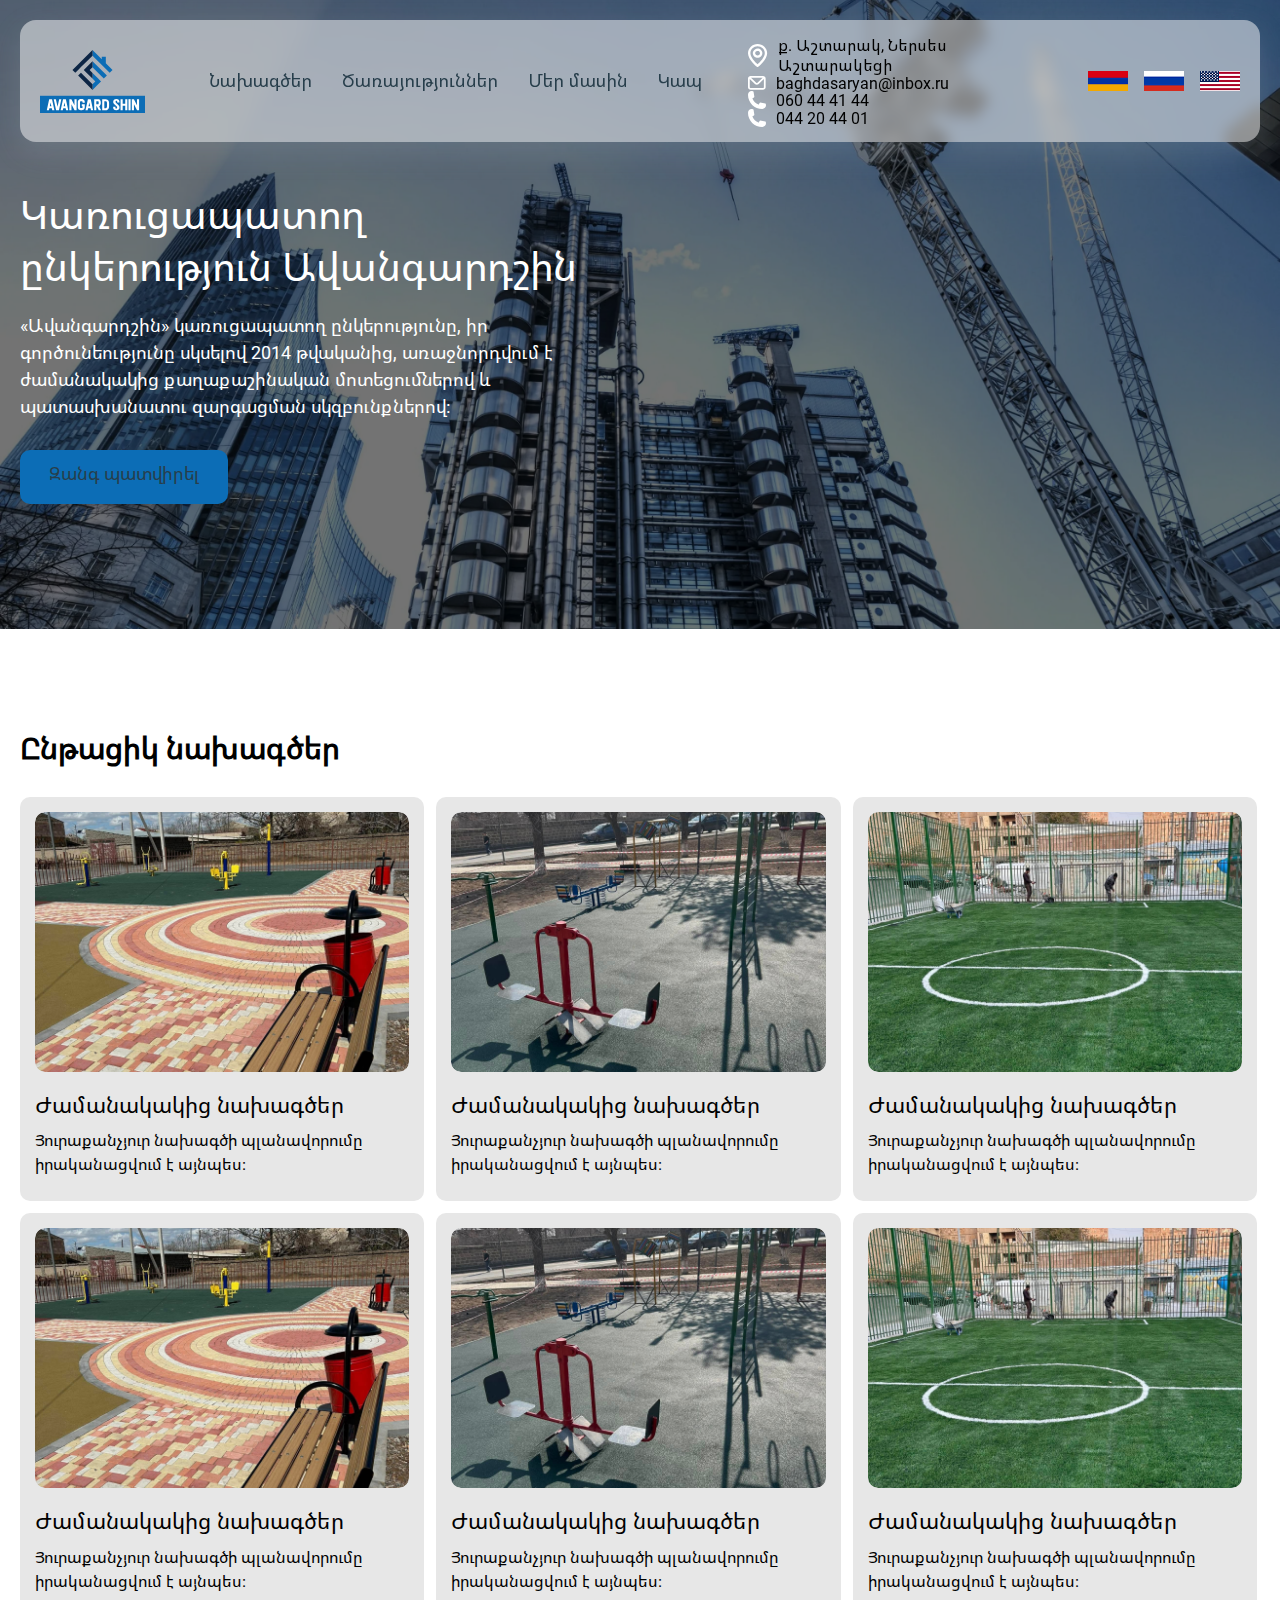
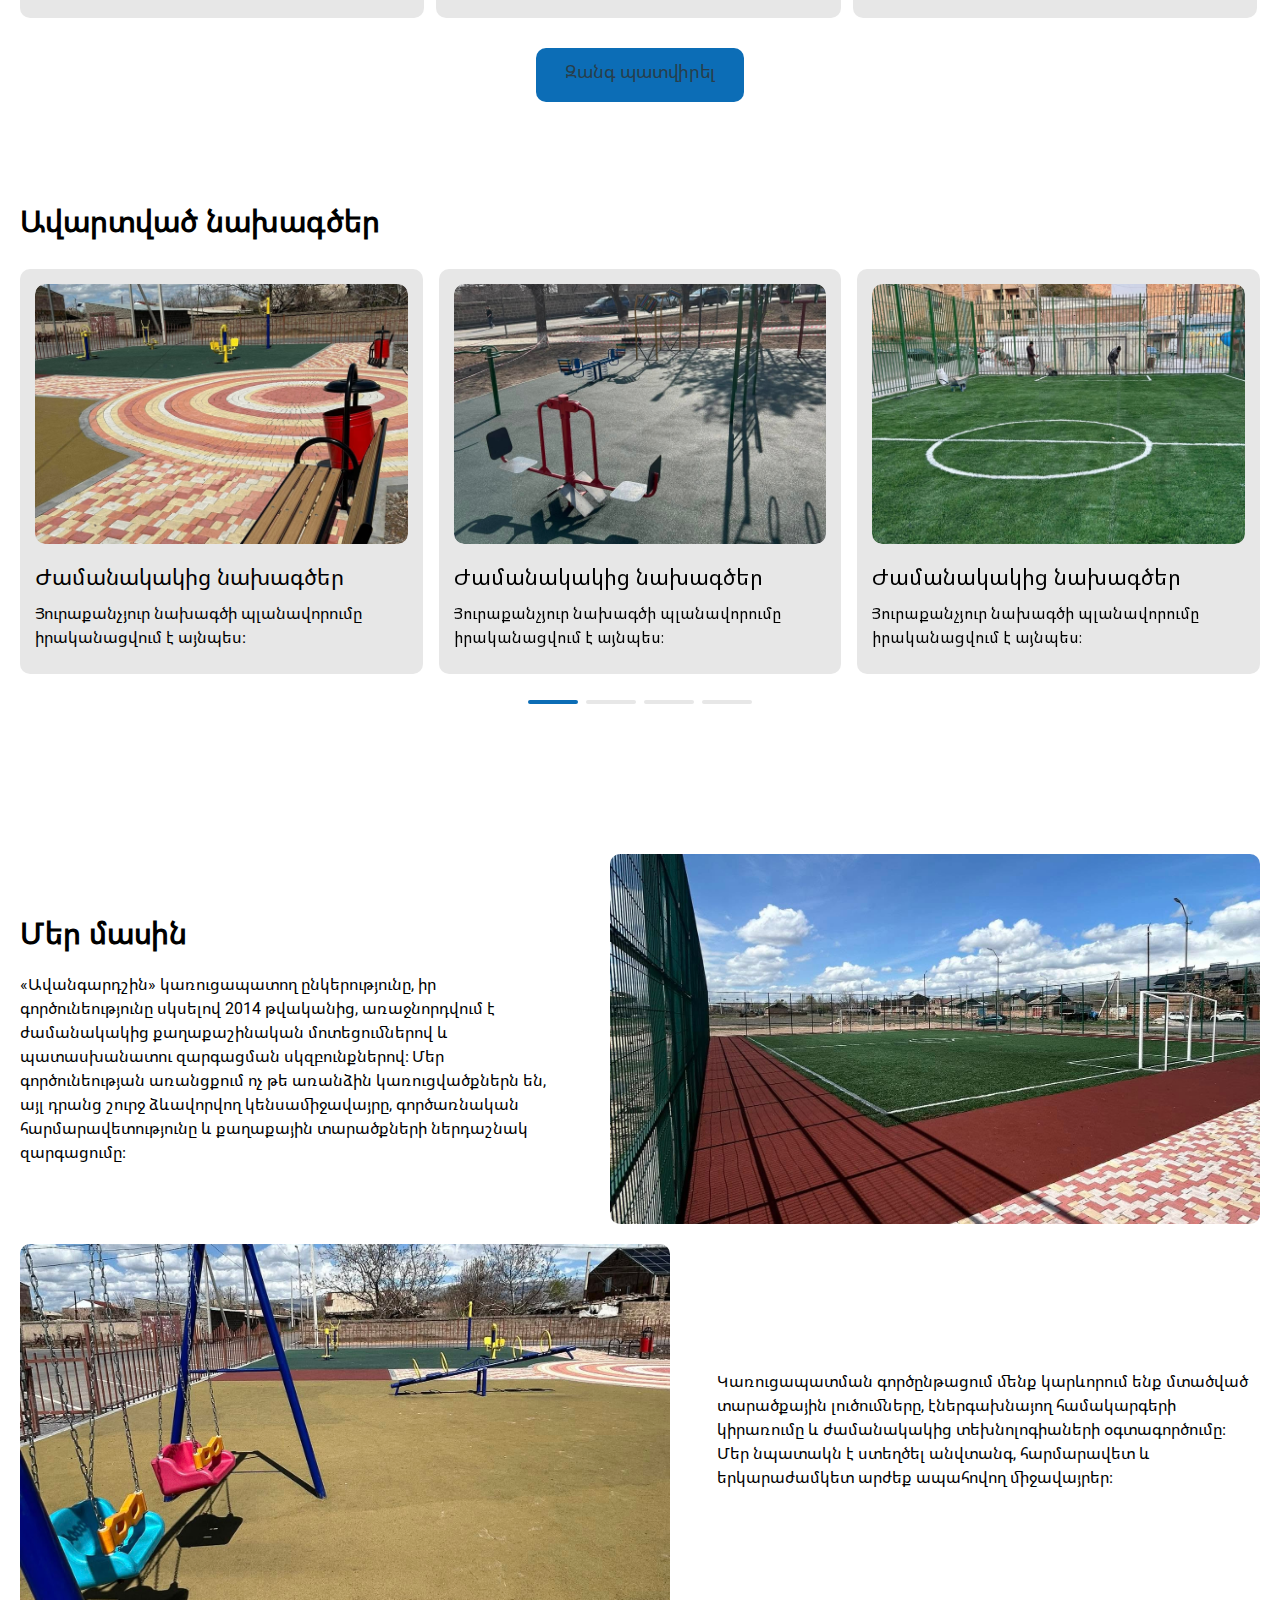
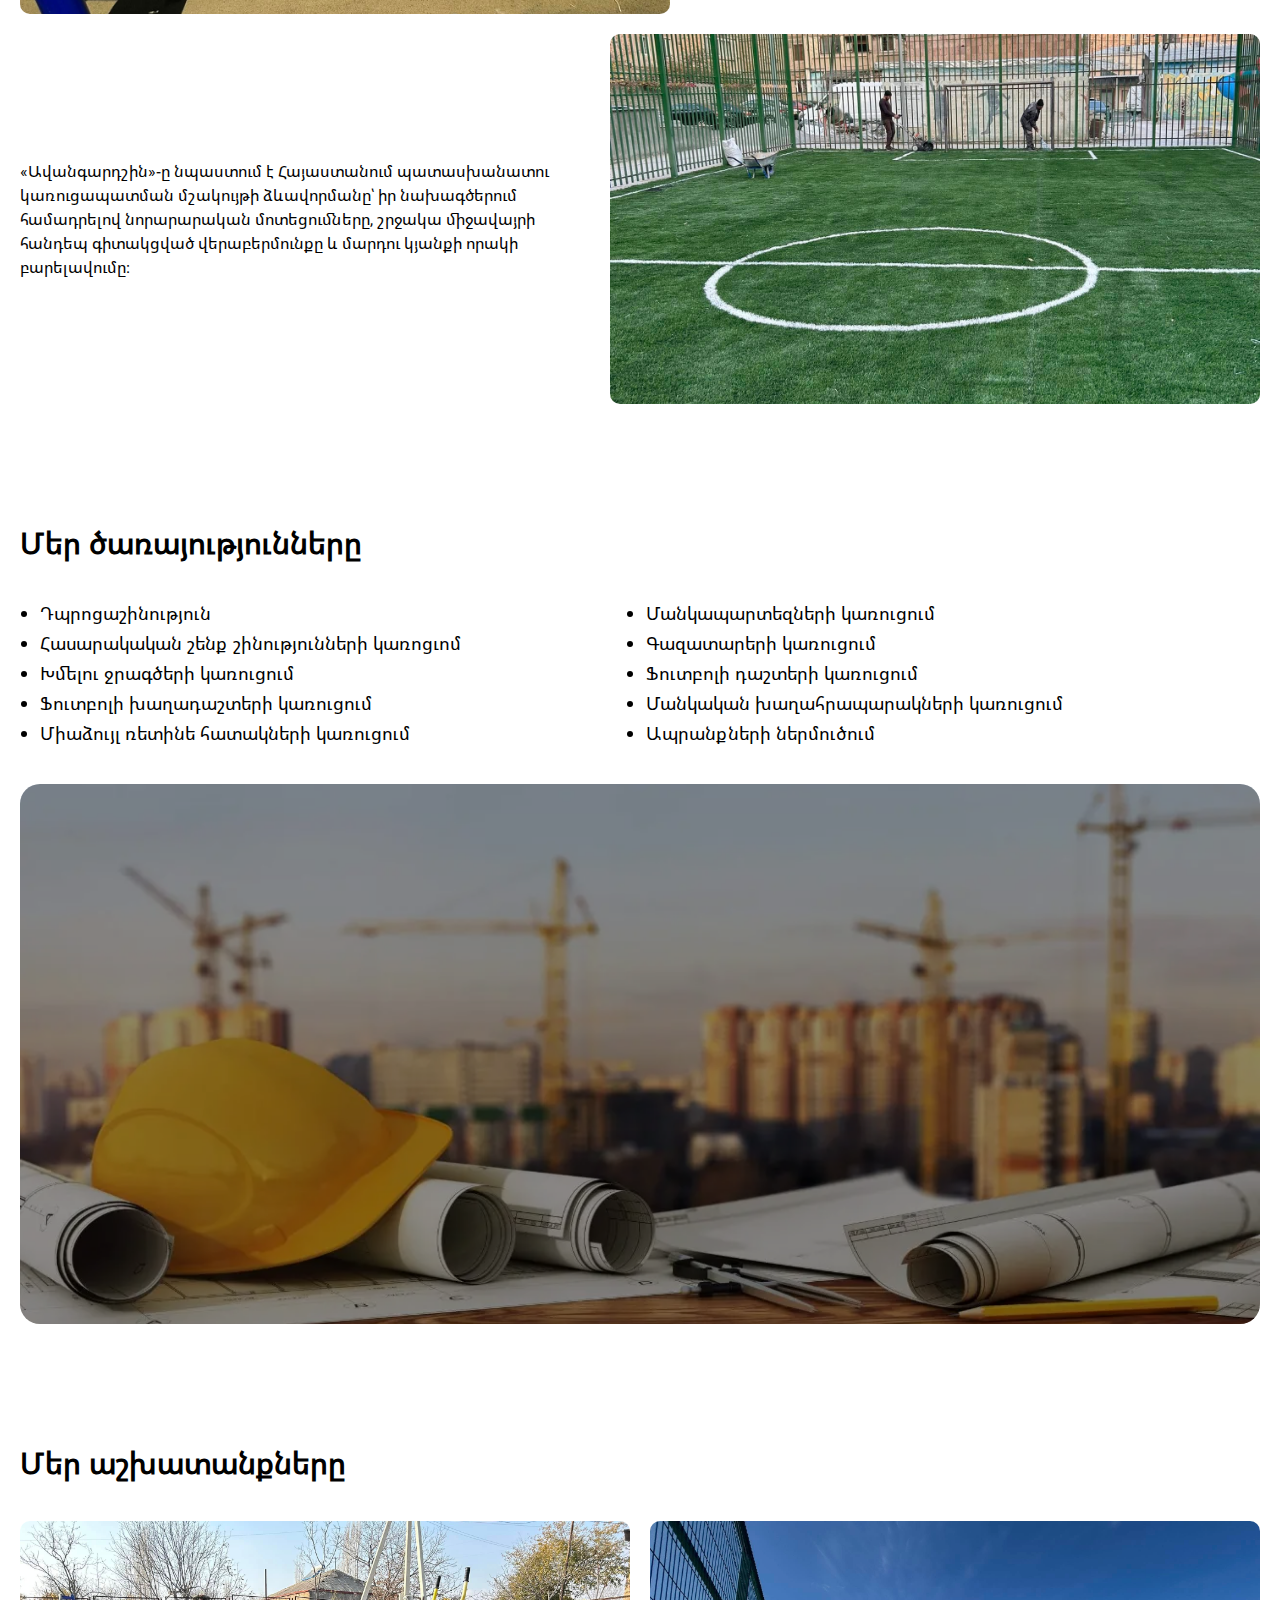
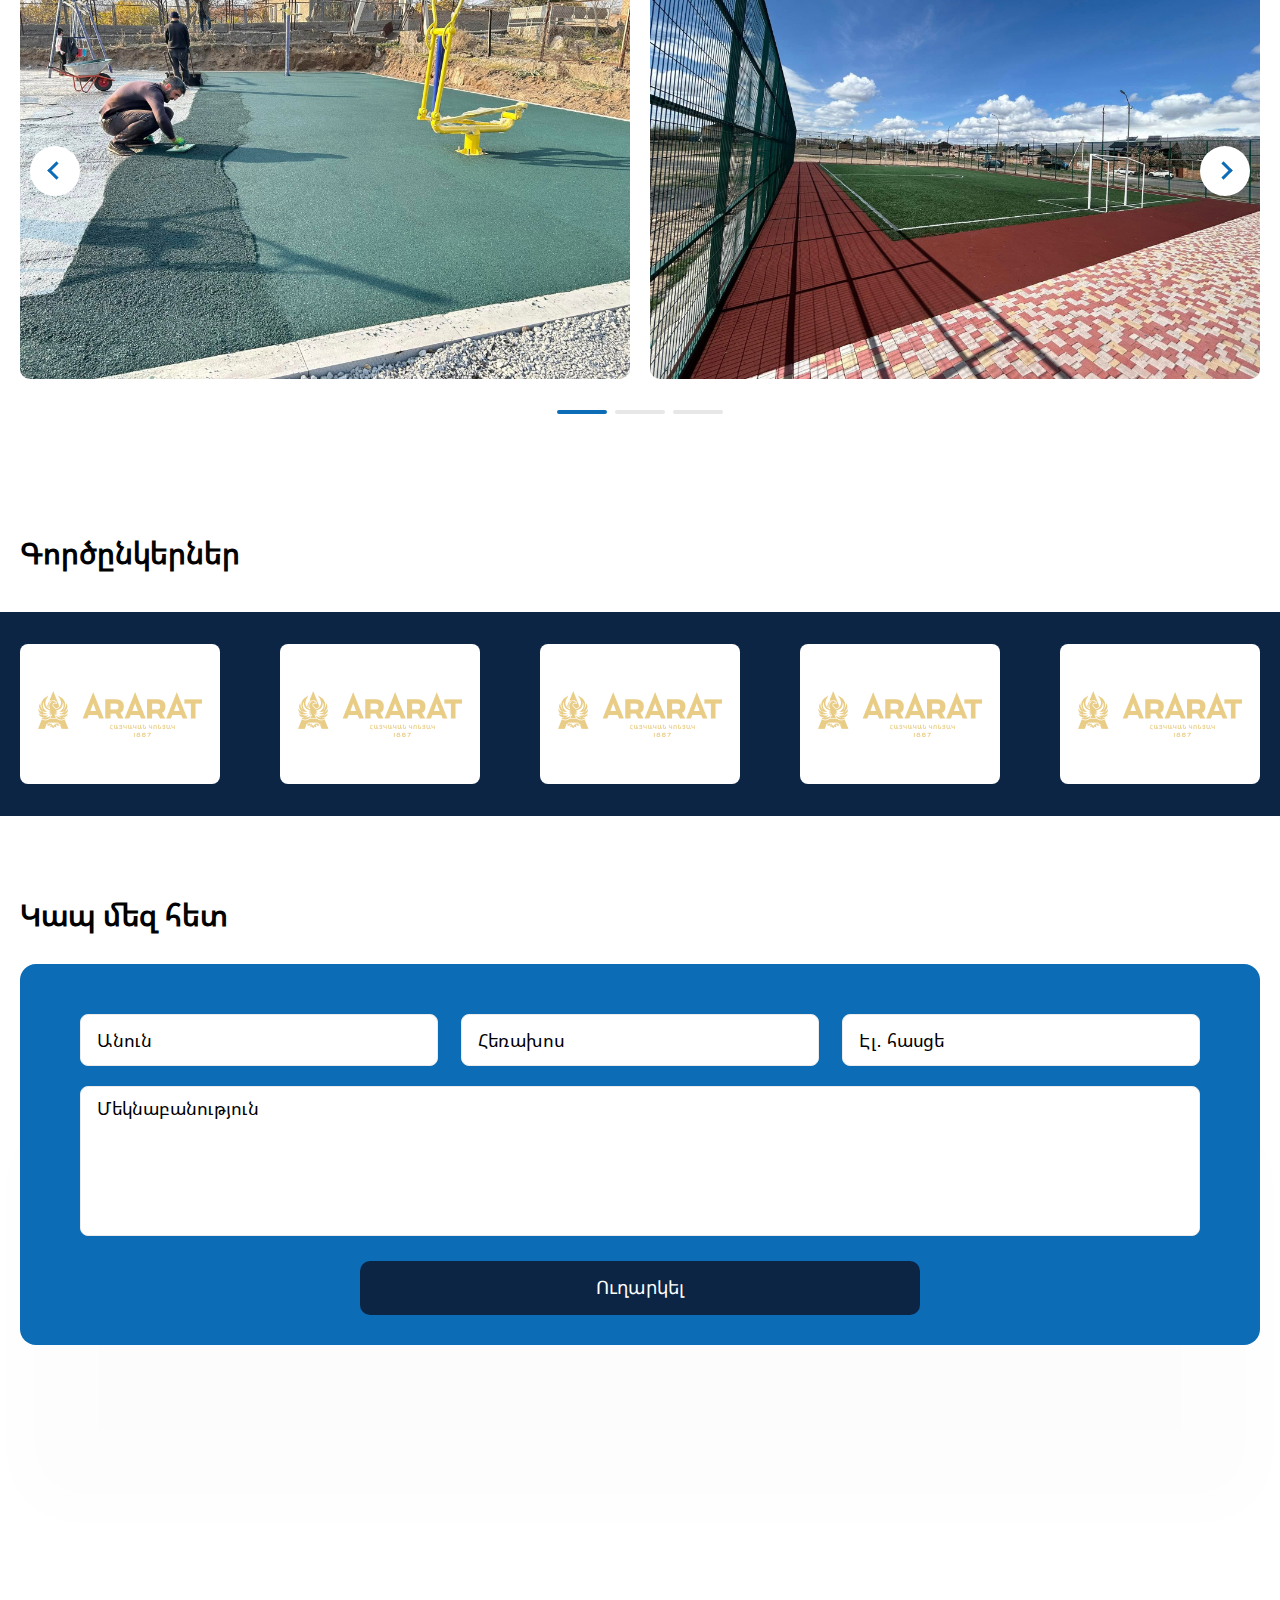
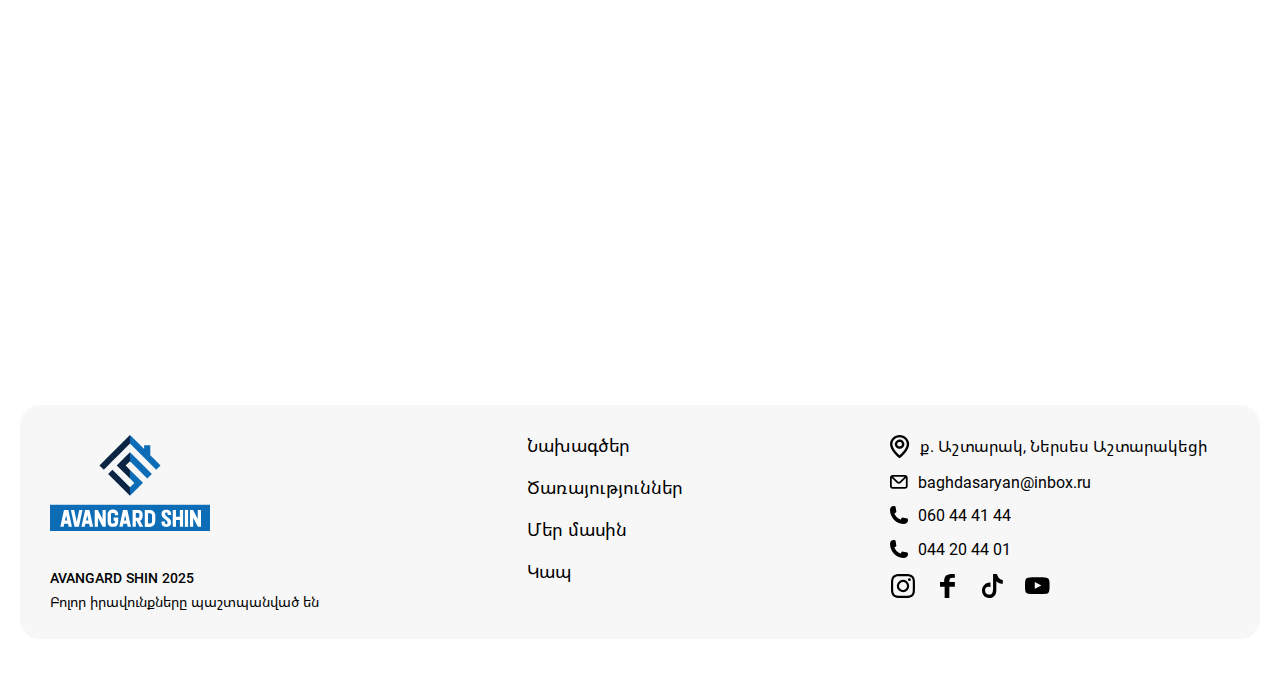
<file: index.html>
<!DOCTYPE html>
<html lang="ru">
<head>
    <meta charset="UTF-8">
    <meta name="viewport"
          content="width=device-width, user-scalable=no, initial-scale=1.0, maximum-scale=1.0, minimum-scale=1.0">
    <meta http-equiv="X-UA-Compatible" content="ie=edge">
    <link rel="stylesheet" href="style.css">
    <link rel="icon" type="image/png"  href="./assets/img/favicon.svg">
    <title>AVANGARD SHIN</title>

</head>
<body>

<header>
    <div class="container">
        <div class="header-main G-align-center G-justify-between">
            <a href="#" class="logo G-flex">
                <img src="./assets/img/logo.svg" alt="logo">
            </a>
            <div class="menu-content">
                <div class="menu-mobile G-align-center">
                    <div class="menu-name-mob">
                        <a href="#" class="logo G-flex">
                            <img src="./assets/img/logo.svg" alt="logo">
                        </a>
                    </div>
                    <div class="nav-menu">
                        <ul class="menu-scroll G-align-center">
                            <li><a href="#">Նախագծեր</a></li>
                            <li><a href="#">Ծառայություններ</a></li>
                            <li><a href="#">Մեր մասին</a></li>
                            <li><a href="#">Կապ</a></li>
                        </ul>
                    </div>
                    <div class="header-contact">
                        <div class="mbi-street G-align-center">
                            <i class="icon-location"></i>
                            <span> ք. Աշտարակ, Ներսես Աշտարակեցի</span>
                        </div>
                        <a href="mailto:baghdasaryan@inbox.ru" class="footer-contact">
                            <i class="icon-mail"></i>
                            <span>baghdasaryan@inbox.ru</span>
                        </a>
                        <a href="tel:060 44 41 44" class="footer-contact">
                            <i class="icon-phone"></i>
                            <span>060 44 41 44</span>
                        </a>
                        <a href="tel:044 20 44 01" class="footer-contact">
                            <i class="icon-phone"></i>
                            <span>044 20 44 01</span>
                        </a>
                    </div>
                </div>
            </div>
            <div class="languages">
                <ul>
                    <li><img src="./assets/img/am.png" alt="am"></li>
                    <li><img src="./assets/img/ru.png" alt="ru"></li>
                    <li><img src="./assets/img/usa.png" alt="usa"></li>
                </ul>
            </div>
            <div class="open-menu">
                <span></span>
                <span></span>
                <span></span>
            </div>
        </div>
    </div>
</header>


<section class="banner-main">
    <div class="container">
        <div class="banner-info menu-scroll">
            <h1>Կառուցապատող ընկերություն Ավանգարդշին</h1>
            <p>«Ավանգարդշին» կառուցապատող ընկերությունը, իր գործունեությունը սկսելով 2014 թվականից, առաջնորդվում է ժամանակակից քաղաքաշինական մոտեցումներով և պատասխանատու զարգացման սկզբունքներով։ </p>
            <a href="#contact" class="btn">Զանգ պատվիրել</a>
        </div>
    </div>
</section>


<section class="projects-main">
    <div class="container">
        <h2>Ընթացիկ նախագծեր</h2>
        <div class="projects-wrap G-flex-wrap">
            <a href="#" class="projects-box">
                <div class="projects-photo G-flex">
                    <img src="./assets/img/projects-2.jpg" alt="projects">
                </div>
                <div class="projects-name">
                    <h3>Ժամանակակից նախագծեր</h3>
                    <p>
                        Յուրաքանչյուր նախագծի պլանավորումը իրականացվում է այնպես։
                    </p>
                </div>
            </a>
            <a href="#" class="projects-box">
                <div class="projects-photo G-flex">
                    <img src="./assets/img/projects-1.jpg" alt="projects">
                </div>
                <div class="projects-name">
                    <h3>Ժամանակակից նախագծեր</h3>
                    <p>
                        Յուրաքանչյուր նախագծի պլանավորումը իրականացվում է այնպես։
                    </p>
                </div>
            </a>
            <a href="#" class="projects-box">
                <div class="projects-photo G-flex">
                    <img src="./assets/img/projects-3.jpg" alt="projects">
                </div>
                <div class="projects-name">
                    <h3>Ժամանակակից նախագծեր</h3>
                    <p>
                        Յուրաքանչյուր նախագծի պլանավորումը իրականացվում է այնպես։
                    </p>
                </div>
            </a>
            <a href="#" class="projects-box">
                <div class="projects-photo G-flex">
                    <img src="./assets/img/projects-2.jpg" alt="projects">
                </div>
                <div class="projects-name">
                    <h3>Ժամանակակից նախագծեր</h3>
                    <p>
                        Յուրաքանչյուր նախագծի պլանավորումը իրականացվում է այնպես։
                    </p>
                </div>
            </a>
            <a href="#" class="projects-box">
                <div class="projects-photo G-flex">
                    <img src="./assets/img/projects-1.jpg" alt="projects">
                </div>
                <div class="projects-name">
                    <h3>Ժամանակակից նախագծեր</h3>
                    <p>
                        Յուրաքանչյուր նախագծի պլանավորումը իրականացվում է այնպես։
                    </p>
                </div>
            </a>
            <a href="#" class="projects-box">
                <div class="projects-photo G-flex">
                    <img src="./assets/img/projects-3.jpg" alt="projects">
                </div>
                <div class="projects-name">
                    <h3>Ժամանակակից նախագծեր</h3>
                    <p>
                        Յուրաքանչյուր նախագծի պլանավորումը իրականացվում է այնպես։
                    </p>
                </div>
            </a>
        </div>
        <div class="menu-scroll G-center">
            <a href="#contact" class="btn">Զանգ պատվիրել</a>
        </div>
    </div>
</section>


<section class="projects-main">
    <div class="container">
        <h2>Ավարտված նախագծեր</h2>
        <div class="projects-rel">
            <div class="swiper projects-slider">
                <div class="swiper-wrapper">
                    <div class="swiper-slide">
                        <a href="#" class="projects-box">
                            <div class="projects-photo G-flex">
                                <img src="./assets/img/projects-2.jpg" alt="projects">
                            </div>
                            <div class="projects-name">
                                <h3>Ժամանակակից նախագծեր</h3>
                                <p>
                                    Յուրաքանչյուր նախագծի պլանավորումը իրականացվում է այնպես։
                                </p>
                            </div>
                        </a>
                    </div>
                    <div class="swiper-slide">
                        <a href="#" class="projects-box">
                            <div class="projects-photo G-flex">
                                <img src="./assets/img/projects-1.jpg" alt="projects">
                            </div>
                            <div class="projects-name">
                                <h3>Ժամանակակից նախագծեր</h3>
                                <p>
                                    Յուրաքանչյուր նախագծի պլանավորումը իրականացվում է այնպես։
                                </p>
                            </div>
                        </a>
                    </div>
                    <div class="swiper-slide">
                        <a href="#" class="projects-box">
                            <div class="projects-photo G-flex">
                                <img src="./assets/img/projects-3.jpg" alt="projects">
                            </div>
                            <div class="projects-name">
                                <h3>Ժամանակակից նախագծեր</h3>
                                <p>
                                    Յուրաքանչյուր նախագծի պլանավորումը իրականացվում է այնպես։
                                </p>
                            </div>
                        </a>
                    </div>
                    <div class="swiper-slide">
                        <a href="#" class="projects-box">
                            <div class="projects-photo G-flex">
                                <img src="./assets/img/projects-2.jpg" alt="projects">
                            </div>
                            <div class="projects-name">
                                <h3>Ժամանակակից նախագծեր</h3>
                                <p>
                                    Յուրաքանչյուր նախագծի պլանավորումը իրականացվում է այնպես։
                                </p>
                            </div>
                        </a>
                    </div>
                    <div class="swiper-slide">
                        <a href="#" class="projects-box">
                            <div class="projects-photo G-flex">
                                <img src="./assets/img/projects-1.jpg" alt="projects">
                            </div>
                            <div class="projects-name">
                                <h3>Ժամանակակից նախագծեր</h3>
                                <p>
                                    Յուրաքանչյուր նախագծի պլանավորումը իրականացվում է այնպես։
                                </p>
                            </div>
                        </a>
                    </div>
                    <div class="swiper-slide">
                        <a href="#" class="projects-box">
                            <div class="projects-photo G-flex">
                                <img src="./assets/img/projects-3.jpg" alt="projects">
                            </div>
                            <div class="projects-name">
                                <h3>Ժամանակակից նախագծեր</h3>
                                <p>
                                    Յուրաքանչյուր նախագծի պլանավորումը իրականացվում է այնպես։
                                </p>
                            </div>
                        </a>
                    </div>
                </div>
            </div>
            <div class="projects-pagination swiper-pagination"></div>
        </div>
    </div>
</section>


<section class="about-us">
    <div class="container">
        <div class="about-us-cnt G-flex-column">
            <div class="about-us-box">
                <div class="about-us-info">
                    <h2>Մեր մասին</h2>

                    <p>
                        «Ավանգարդշին» կառուցապատող ընկերությունը, իր գործունեությունը սկսելով 2014 թվականից, առաջնորդվում է ժամանակակից քաղաքաշինական մոտեցումներով և պատասխանատու զարգացման սկզբունքներով։ Մեր գործունեության առանցքում ոչ թե առանձին կառուցվածքներն են, այլ դրանց շուրջ ձևավորվող կենսամիջավայրը, գործառնական հարմարավետությունը և քաղաքային տարածքների ներդաշնակ զարգացումը։
                    </p>
                </div>
                <div class="about-us-photo"><img src="./assets/img/projects-4.jpg" alt="projects"></div>
            </div>

            <div class="about-us-box">
                <div class="about-us-info">
                    <p>
                        Կառուցապատման գործընթացում մենք կարևորում ենք մտածված տարածքային լուծումները, էներգախնայող համակարգերի կիրառումը և ժամանակակից տեխնոլոգիաների օգտագործումը։ Մեր նպատակն է ստեղծել անվտանգ, հարմարավետ և երկարաժամկետ արժեք ապահովող միջավայրեր։
                    </p>
                </div>
                <div class="about-us-photo"><img src="./assets/img/projects-5.jpg" alt="projects"></div>
            </div>
            <div class="about-us-box">
                <div class="about-us-info">
                    <p>
                        «Ավանգարդշին»-ը նպաստում է Հայաստանում պատասխանատու կառուցապատման մշակույթի ձևավորմանը՝ իր նախագծերում համադրելով նորարարական մոտեցումները, շրջակա միջավայրի հանդեպ գիտակցված վերաբերմունքը և մարդու կյանքի որակի բարելավումը։
                    </p>
                </div>
                <div class="about-us-photo"><img src="./assets/img/projects-3.jpg" alt="projects"></div>
            </div>

        </div>
    </div>
</section>

<section class="our-services">
    <div class="container">
        <h2>Մեր ծառայությունները </h2>
        <div class="our-services-text">
            <ul>
                <li>Դպրոցաշինություն</li>
                <li>Մանկապարտեզների կառուցում</li>
                <li>Հասարակական շենք շինությունների կառոցւոմ</li>
                <li>Գազատարերի կառուցում</li>
                <li>Խմելու ջրագծերի կառուցում</li>
                <li>Ֆուտբոլի դաշտերի կառուցում</li>
                <li>Ֆուտբոլի խաղադաշտերի կառուցում</li>
                <li>Մանկական խաղահրապարակների կառուցում</li>
                <li>Միաձույլ ռետինե հատակների կառուցում</li>
                <li>Ապրանքների ներմուծում </li>
            </ul>
        </div>
        <div class="our-services-fon">
            <img src="./assets/img/construction.webp" alt="construction">
        </div>
    </div>
</section>


<section class="gallery-main">
    <div class="container">
        <h2>Մեր աշխատանքները</h2>
        <div class="gallery-cnt">
            <div class="swiper gallery-slider">
                <div class="swiper-wrapper">
                    <div class="swiper-slide">
                        <a href="./assets/img/galery.jpg" class="gallery-photo" data-fancybox="gallery">
                            <img src="./assets/img/galery.jpg" alt="">
                        </a>
                    </div>
                    <div class="swiper-slide">
                        <a href="./assets/img/gallery-2.jpg" class="gallery-photo" data-fancybox="gallery">
                            <img src="./assets/img/gallery-2.jpg" alt="">
                        </a>
                    </div>
                    <div class="swiper-slide">
                        <a href="./assets/img/galery.jpg" class="gallery-photo" data-fancybox="gallery">
                            <img src="./assets/img/galery.jpg" alt="">
                        </a>
                    </div>
                </div>
            </div>
            <div class="gallery-pagination swiper-pagination"></div>
            <div class="gallery-button-prev swiper-button-prev"></div>
            <div class="gallery-button-next swiper-button-next"></div>
        </div>
    </div>
</section>



<section class="partners-main ">
    <div class="container">
        <h2>Գործընկերներ</h2>
    </div>
    <div class="partners-cnt">
        <div class="swiper partners-slider">
            <div class="swiper-wrapper">
                <div class="swiper-slide">
                    <div class="partners-logo G-center">
                        <img src="./assets/img/partners.png" alt="partners">
                    </div>
                </div>
                <div class="swiper-slide">
                    <div class="partners-logo G-center">
                        <img src="./assets/img/partners.png" alt="partners">
                    </div>
                </div>
                <div class="swiper-slide">
                    <div class="partners-logo G-center">
                        <img src="./assets/img/partners.png" alt="partners">
                    </div>
                </div>
                <div class="swiper-slide">
                    <div class="partners-logo G-center">
                        <img src="./assets/img/partners.png" alt="partners">
                    </div>
                </div>
                <div class="swiper-slide">
                    <div class="partners-logo G-center">
                        <img src="./assets/img/partners.png" alt="partners">
                    </div>
                </div>
                <div class="swiper-slide">
                    <div class="partners-logo G-center">
                        <img src="./assets/img/partners.png" alt="partners">
                    </div>
                </div>
                <div class="swiper-slide">
                    <div class="partners-logo G-center">
                        <img src="./assets/img/partners.png" alt="partners">
                    </div>
                </div>
                <div class="swiper-slide">
                    <div class="partners-logo G-center">
                        <img src="./assets/img/partners.png" alt="partners">
                    </div>
                </div>

            </div>
        </div>
    </div>
</section>


<section id="contact" class="contact-sec">
    <div class="container">
        <h2>Կապ մեզ հետ</h2>
        <div class="contact-form">
            <form action="">
                <div class="contact-wrap G-flex-wrap G-justify-between">
                    <div class="form-input">
                        <label>
                            <input type="text" placeholder="Անուն">
                        </label>
                    </div>
                    <div class="form-input">
                        <label>
                            <input type="text" placeholder="Հեռախոս">
                        </label>
                    </div>
                    <div class="form-input">
                        <label>
                            <input type="text" placeholder="Էլ․ հասցե">
                        </label>
                    </div>
                    <div class="form-textarea">
                        <label>
                            <textarea placeholder="Մեկնաբանություն"></textarea>
                        </label>
                    </div>
                    <button class="btn">Ուղարկել</button>
                </div>
            </form>
        </div>
    </div>
</section>


<section class="contact-main ">
    <div class="container">
        <div class="contact-map">
            <script src="https://api-maps.yandex.ru/2.1/?apikey=ваш API-ключ&lang=ru_RU" type="text/javascript">
            </script>
            <div id="map"></div>
        </div>
    </div>
</section>




<footer>
    <div class="container">
        <div class="footer-main G-align-start G-justify-between ">
            <div class="logo-footer">
                <a href="#" class="G-flex">
                    <img src="./assets/img/logo.svg" alt="Mbi">
                </a>

                <div class="footer-policy G-align-center">
                    <span>AVANGARD SHIN 2025 </span>
                    <span>Բոլոր իրավունքները պաշտպանված են</span>
                </div>
            </div>
            <div class="footer-menu">
                <ul>
                    <li><a href="#">Նախագծեր</a></li>
                    <li><a href="#">Ծառայություններ</a></li>
                    <li><a href="#">Մեր մասին</a></li>
                    <li><a href="#">Կապ</a></li>
                </ul>
            </div>
            <div class="footer-soc">
                <div class="mbi-street G-align-center">
                    <i class="icon-location"></i>
                    <span> ք. Աշտարակ, Ներսես Աշտարակեցի</span>
                </div>
                <a href="mailto:baghdasaryan@inbox.ru" class="footer-contact">
                    <i class="icon-mail"></i>
                    <span>baghdasaryan@inbox.ru</span>
                </a>
                <a href="tel:060 44 41 44" class="footer-contact">
                    <i class="icon-phone"></i>
                    <span>060 44 41 44</span>
                </a>
                <a href="tel:044 20 44 01" class="footer-contact">
                    <i class="icon-phone"></i>
                    <span>044 20 44 01</span>
                </a>
                <div class="social-icons G-align-center">
                    <a href="#" target="_blank"><img src="./assets/img/icons/instagram.svg" alt="instagram"></a>
                    <a href="#" target="_blank"><img src="./assets/img/icons/facebook.svg" alt="facebook"></a>
                    <a href="#" target="_blank"><img src="./assets/img/icons/tiktok.svg" alt="tiktok"></a>
                    <a href="#" target="_blank"><img src="./assets/img/icons/youtube.svg" alt="youtube"></a>
                </div>
            </div>
            <div class="policy-mobile">
                <span>AVANGARD SHIN 2025 </span>
                <span>Բոլոր իրավունքները պաշտպանված են</span>
            </div>
        </div>
    </div>
</footer>




<script src="assets/js/jquery-3.6.4.js"></script>
<script src="assets/js/swiper-bundle.min.js"></script>
<script src="assets/js/jquery.fancybox.js"></script>
<script src="assets/js/map.js"></script>
<script src="assets/js/script.js"></script>


</body>
</html>
</file>
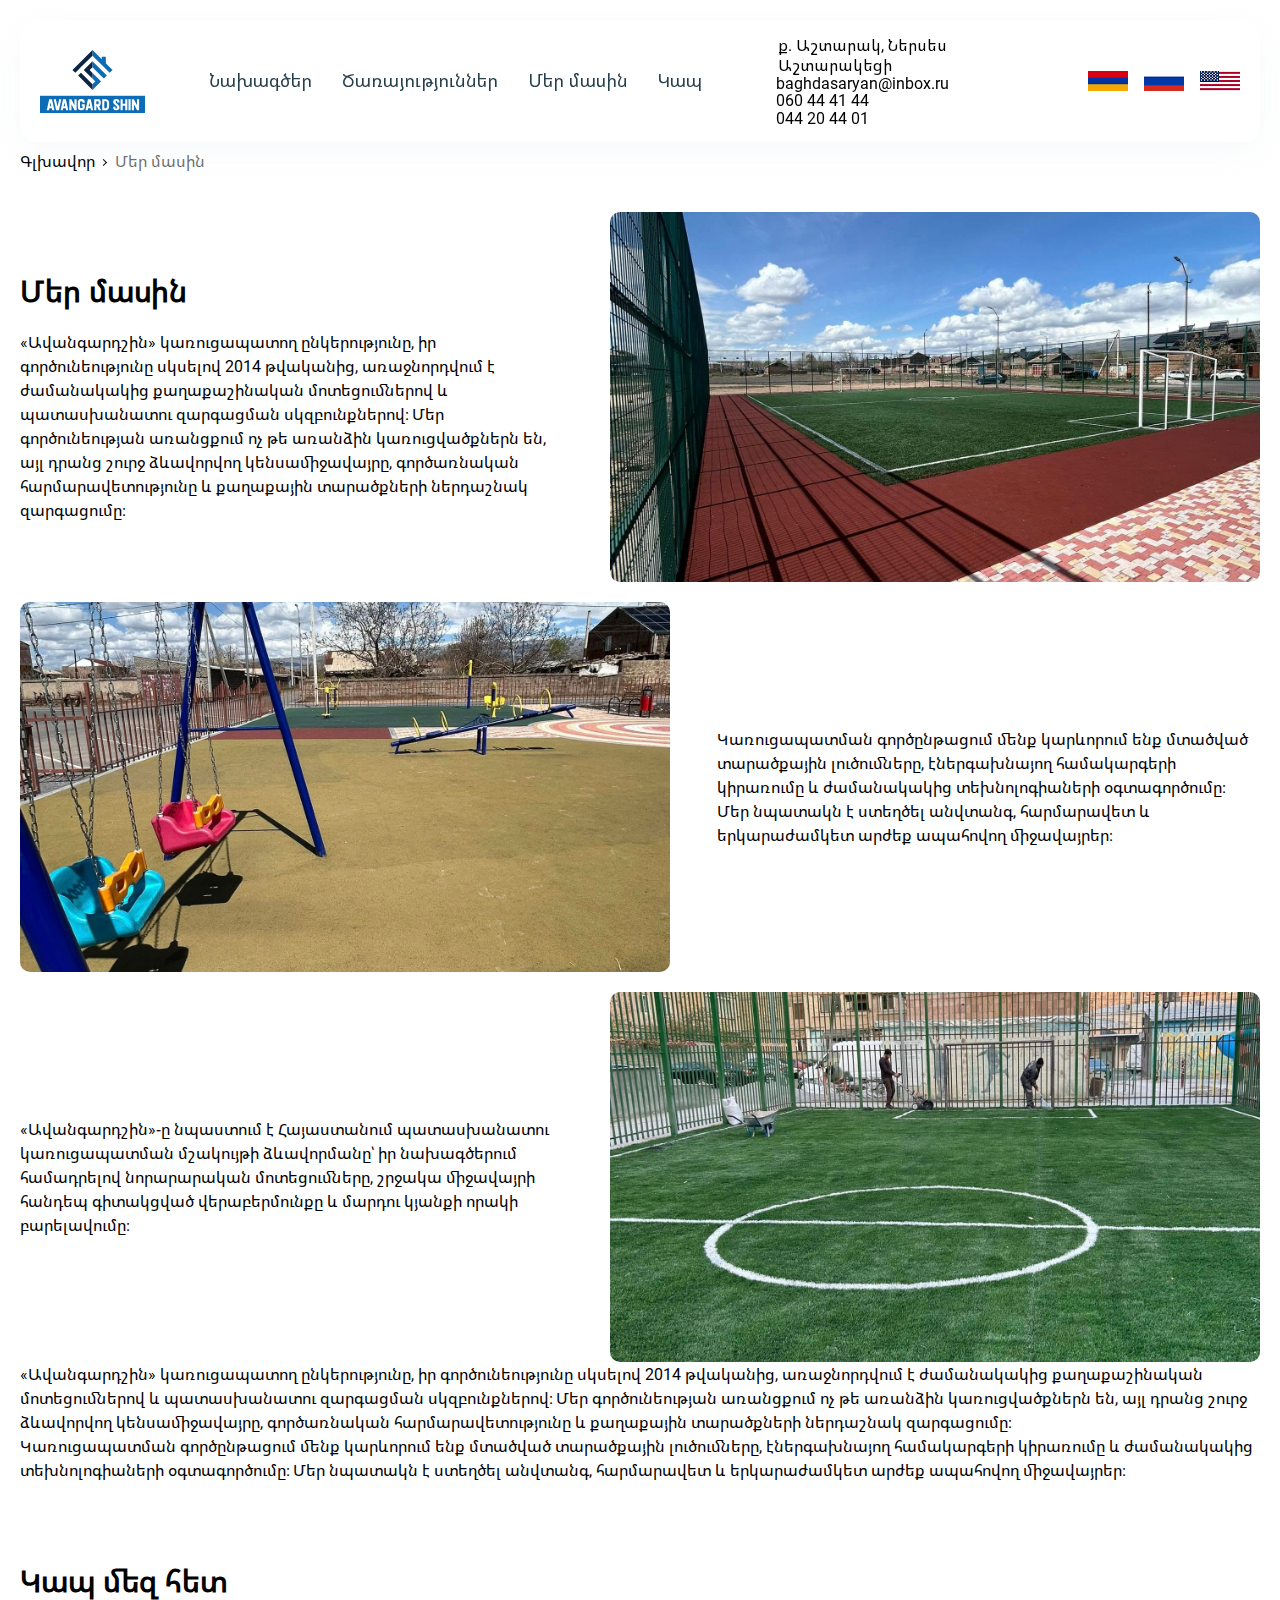
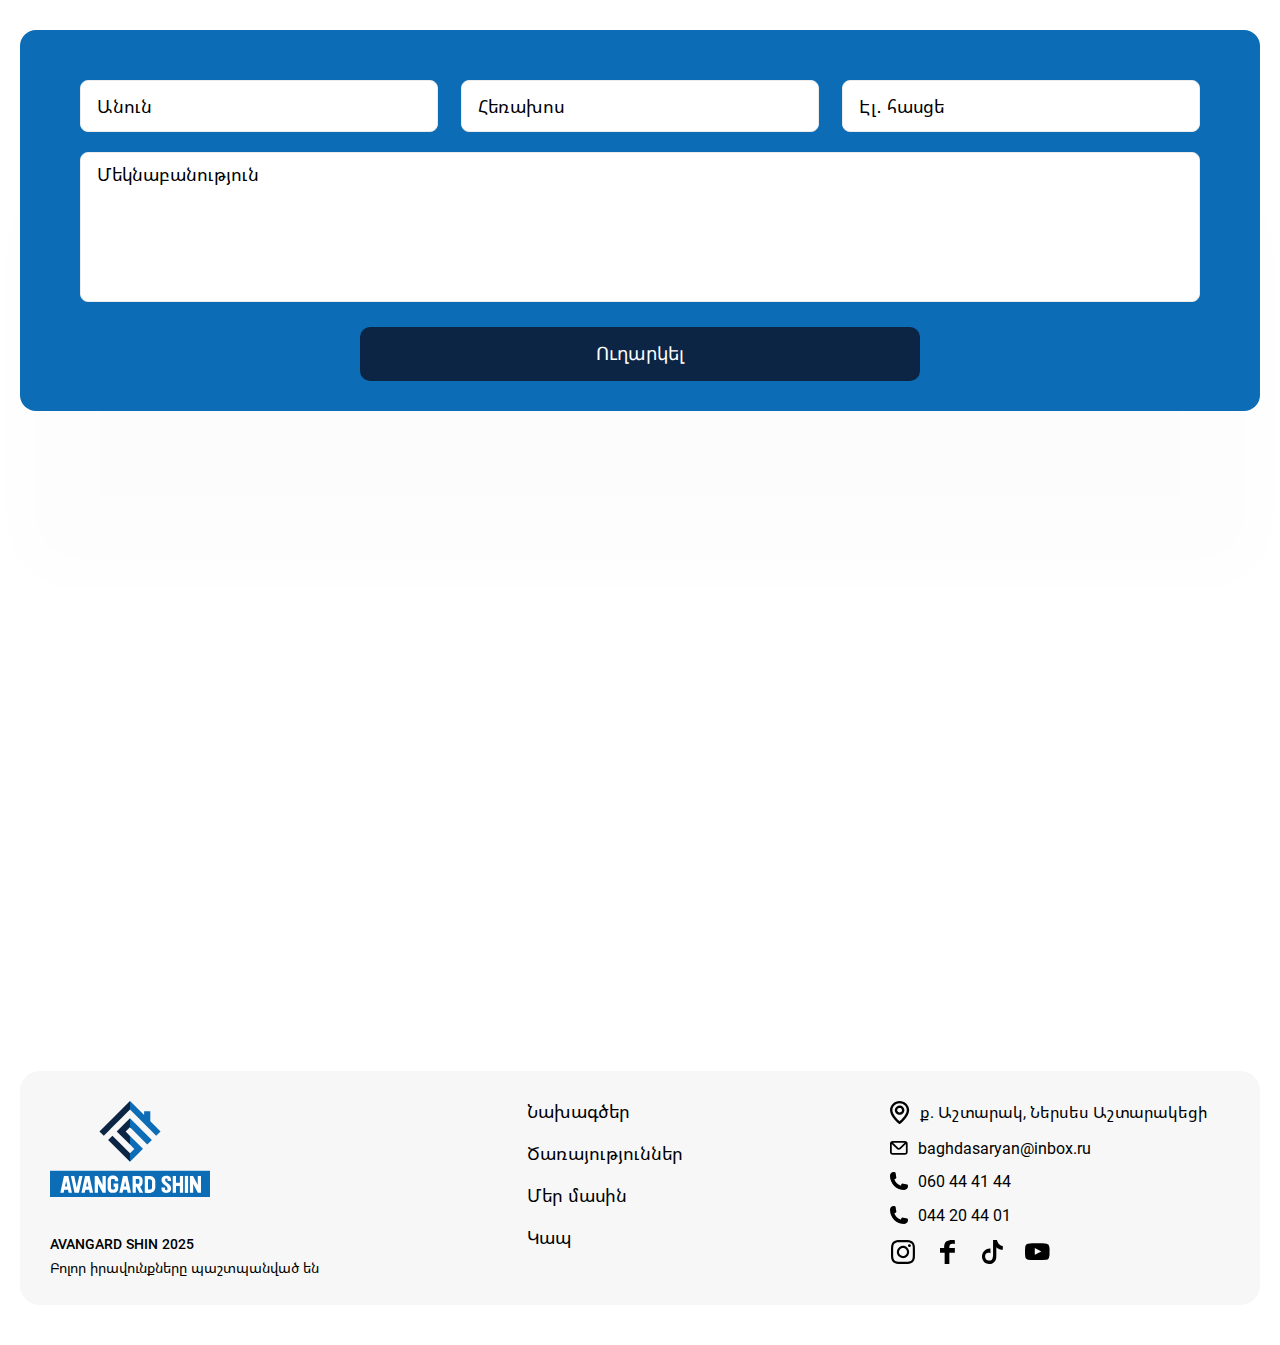
<file: about-us.html>
<!DOCTYPE html>
<html lang="ru">
<head>
    <meta charset="UTF-8">
    <meta name="viewport"
          content="width=device-width, user-scalable=no, initial-scale=1.0, maximum-scale=1.0, minimum-scale=1.0">
    <meta http-equiv="X-UA-Compatible" content="ie=edge">
    <link rel="stylesheet" href="style.css">
    <link rel="icon" type="image/png"  href="./assets/img/favicon.svg">
    <title>AVANGARD SHIN</title>

</head>
<body>

<header>
    <div class="container">
        <div class="header-main G-align-center G-justify-between">
            <a href="#" class="logo G-flex">
                <img src="./assets/img/logo.svg" alt="logo">
            </a>
            <div class="menu-content">
                <div class="menu-mobile G-align-center">
                    <div class="menu-name-mob">
                        <a href="#" class="logo G-flex">
                            <img src="./assets/img/logo.svg" alt="logo">
                        </a>
                    </div>
                    <div class="nav-menu">
                        <ul class="menu-scroll G-align-center">
                            <li><a href="#">Նախագծեր</a></li>
                            <li><a href="#">Ծառայություններ</a></li>
                            <li><a href="#">Մեր մասին</a></li>
                            <li><a href="#">Կապ</a></li>
                        </ul>
                    </div>
                    <div class="header-contact">
                        <div class="mbi-street G-align-center">
                            <i class="icon-location"></i>
                            <span> ք. Աշտարակ, Ներսես Աշտարակեցի</span>
                        </div>
                        <a href="mailto:baghdasaryan@inbox.ru" class="footer-contact">
                            <i class="icon-mail"></i>
                            <span>baghdasaryan@inbox.ru</span>
                        </a>
                        <a href="tel:060 44 41 44" class="footer-contact">
                            <i class="icon-phone"></i>
                            <span>060 44 41 44</span>
                        </a>
                        <a href="tel:044 20 44 01" class="footer-contact">
                            <i class="icon-phone"></i>
                            <span>044 20 44 01</span>
                        </a>
                    </div>
                </div>
            </div>
            <div class="languages">
                <ul>
                    <li><img src="./assets/img/am.png" alt="am"></li>
                    <li><img src="./assets/img/ru.png" alt="ru"></li>
                    <li><img src="./assets/img/usa.png" alt="usa"></li>
                </ul>
            </div>
            <div class="open-menu">
                <span></span>
                <span></span>
                <span></span>
            </div>
        </div>
    </div>
</header>


<section class="about-us-page about-us">
    <div class="container">
        <div class="bread-caps">
            <ul>
                <li><a href="#">Գլխավոր </a></li>
                <li>Մեր մասին</li>
            </ul>
        </div>
        <div class="about-us-cnt G-flex-column">
            <div class="about-us-box">
                <div class="about-us-info">
                    <h2>Մեր մասին</h2>

                    <p>
                        «Ավանգարդշին» կառուցապատող ընկերությունը, իր գործունեությունը սկսելով 2014 թվականից, առաջնորդվում է ժամանակակից քաղաքաշինական մոտեցումներով և պատասխանատու զարգացման սկզբունքներով։ Մեր գործունեության առանցքում ոչ թե առանձին կառուցվածքներն են, այլ դրանց շուրջ ձևավորվող կենսամիջավայրը, գործառնական հարմարավետությունը և քաղաքային տարածքների ներդաշնակ զարգացումը։
                    </p>
                </div>
                <div class="about-us-photo"><img src="./assets/img/projects-4.jpg" alt="projects"></div>
            </div>

            <div class="about-us-box">
                <div class="about-us-info">
                    <p>
                        Կառուցապատման գործընթացում մենք կարևորում ենք մտածված տարածքային լուծումները, էներգախնայող համակարգերի կիրառումը և ժամանակակից տեխնոլոգիաների օգտագործումը։ Մեր նպատակն է ստեղծել անվտանգ, հարմարավետ և երկարաժամկետ արժեք ապահովող միջավայրեր։
                    </p>
                </div>
                <div class="about-us-photo"><img src="./assets/img/projects-5.jpg" alt="projects"></div>
            </div>
            <div class="about-us-box">
                <div class="about-us-info">
                    <p>
                        «Ավանգարդշին»-ը նպաստում է Հայաստանում պատասխանատու կառուցապատման մշակույթի ձևավորմանը՝ իր նախագծերում համադրելով նորարարական մոտեցումները, շրջակա միջավայրի հանդեպ գիտակցված վերաբերմունքը և մարդու կյանքի որակի բարելավումը։
                    </p>
                </div>
                <div class="about-us-photo"><img src="./assets/img/projects-3.jpg" alt="projects"></div>
            </div>

        </div>
        <div class="about-text">
            <p>
                «Ավանգարդշին» կառուցապատող ընկերությունը, իր գործունեությունը սկսելով 2014 թվականից, առաջնորդվում է ժամանակակից քաղաքաշինական մոտեցումներով և պատասխանատու զարգացման սկզբունքներով։ Մեր գործունեության առանցքում ոչ թե առանձին կառուցվածքներն են, այլ դրանց շուրջ ձևավորվող կենսամիջավայրը, գործառնական հարմարավետությունը և քաղաքային տարածքների ներդաշնակ զարգացումը։
            </p>
            <p>
                Կառուցապատման գործընթացում մենք կարևորում ենք մտածված տարածքային լուծումները, էներգախնայող համակարգերի կիրառումը և ժամանակակից տեխնոլոգիաների օգտագործումը։ Մեր նպատակն է ստեղծել անվտանգ, հարմարավետ և երկարաժամկետ արժեք ապահովող միջավայրեր։
            </p>
        </div>
    </div>
</section>


<section id="contact" class="contact-sec">
    <div class="container">
        <h2>Կապ մեզ հետ</h2>
        <div class="contact-form">
            <form action="">
                <div class="contact-wrap G-flex-wrap G-justify-between">
                    <div class="form-input">
                        <label>
                            <input type="text" placeholder="Անուն">
                        </label>
                    </div>
                    <div class="form-input">
                        <label>
                            <input type="text" placeholder="Հեռախոս">
                        </label>
                    </div>
                    <div class="form-input">
                        <label>
                            <input type="text" placeholder="Էլ․ հասցե">
                        </label>
                    </div>
                    <div class="form-textarea">
                        <label>
                            <textarea placeholder="Մեկնաբանություն"></textarea>
                        </label>
                    </div>
                    <button class="btn">Ուղարկել</button>
                </div>
            </form>
        </div>
    </div>
</section>


<section class="contact-main ">
    <div class="container">
        <div class="contact-map">
            <script src="https://api-maps.yandex.ru/2.1/?apikey=ваш API-ключ&lang=ru_RU" type="text/javascript">
            </script>
            <div id="map"></div>
        </div>
    </div>
</section>


<footer>
    <div class="container">
        <div class="footer-main G-align-start G-justify-between ">
            <div class="logo-footer">
                <a href="#" class="G-flex">
                    <img src="./assets/img/logo.svg" alt="Mbi">
                </a>

                <div class="footer-policy G-align-center">
                    <span>AVANGARD SHIN 2025 </span>
                    <span>Բոլոր իրավունքները պաշտպանված են</span>
                </div>
            </div>
            <div class="footer-menu">
                <ul>
                    <li><a href="#">Նախագծեր</a></li>
                    <li><a href="#">Ծառայություններ</a></li>
                    <li><a href="#">Մեր մասին</a></li>
                    <li><a href="#">Կապ</a></li>
                </ul>
            </div>
            <div class="footer-soc">
                <div class="mbi-street G-align-center">
                    <i class="icon-location"></i>
                    <span> ք. Աշտարակ, Ներսես Աշտարակեցի</span>
                </div>
                <a href="mailto:baghdasaryan@inbox.ru" class="footer-contact">
                    <i class="icon-mail"></i>
                    <span>baghdasaryan@inbox.ru</span>
                </a>
                <a href="tel:060 44 41 44" class="footer-contact">
                    <i class="icon-phone"></i>
                    <span>060 44 41 44</span>
                </a>
                <a href="tel:044 20 44 01" class="footer-contact">
                    <i class="icon-phone"></i>
                    <span>044 20 44 01</span>
                </a>
                <div class="social-icons G-align-center">
                    <a href="#" target="_blank"><img src="./assets/img/icons/instagram.svg" alt="instagram"></a>
                    <a href="#" target="_blank"><img src="./assets/img/icons/facebook.svg" alt="facebook"></a>
                    <a href="#" target="_blank"><img src="./assets/img/icons/tiktok.svg" alt="tiktok"></a>
                    <a href="#" target="_blank"><img src="./assets/img/icons/youtube.svg" alt="youtube"></a>
                </div>
            </div>
            <div class="policy-mobile">
                <span>AVANGARD SHIN 2025 </span>
                <span>Բոլոր իրավունքները պաշտպանված են</span>
            </div>
        </div>
    </div>
</footer>




<script src="assets/js/jquery-3.6.4.js"></script>
<script src="assets/js/swiper-bundle.min.js"></script>
<script src="assets/js/jquery.fancybox.js"></script>
<script src="assets/js/map.js"></script>
<script src="assets/js/script.js"></script>


</body>
</html>
</file>
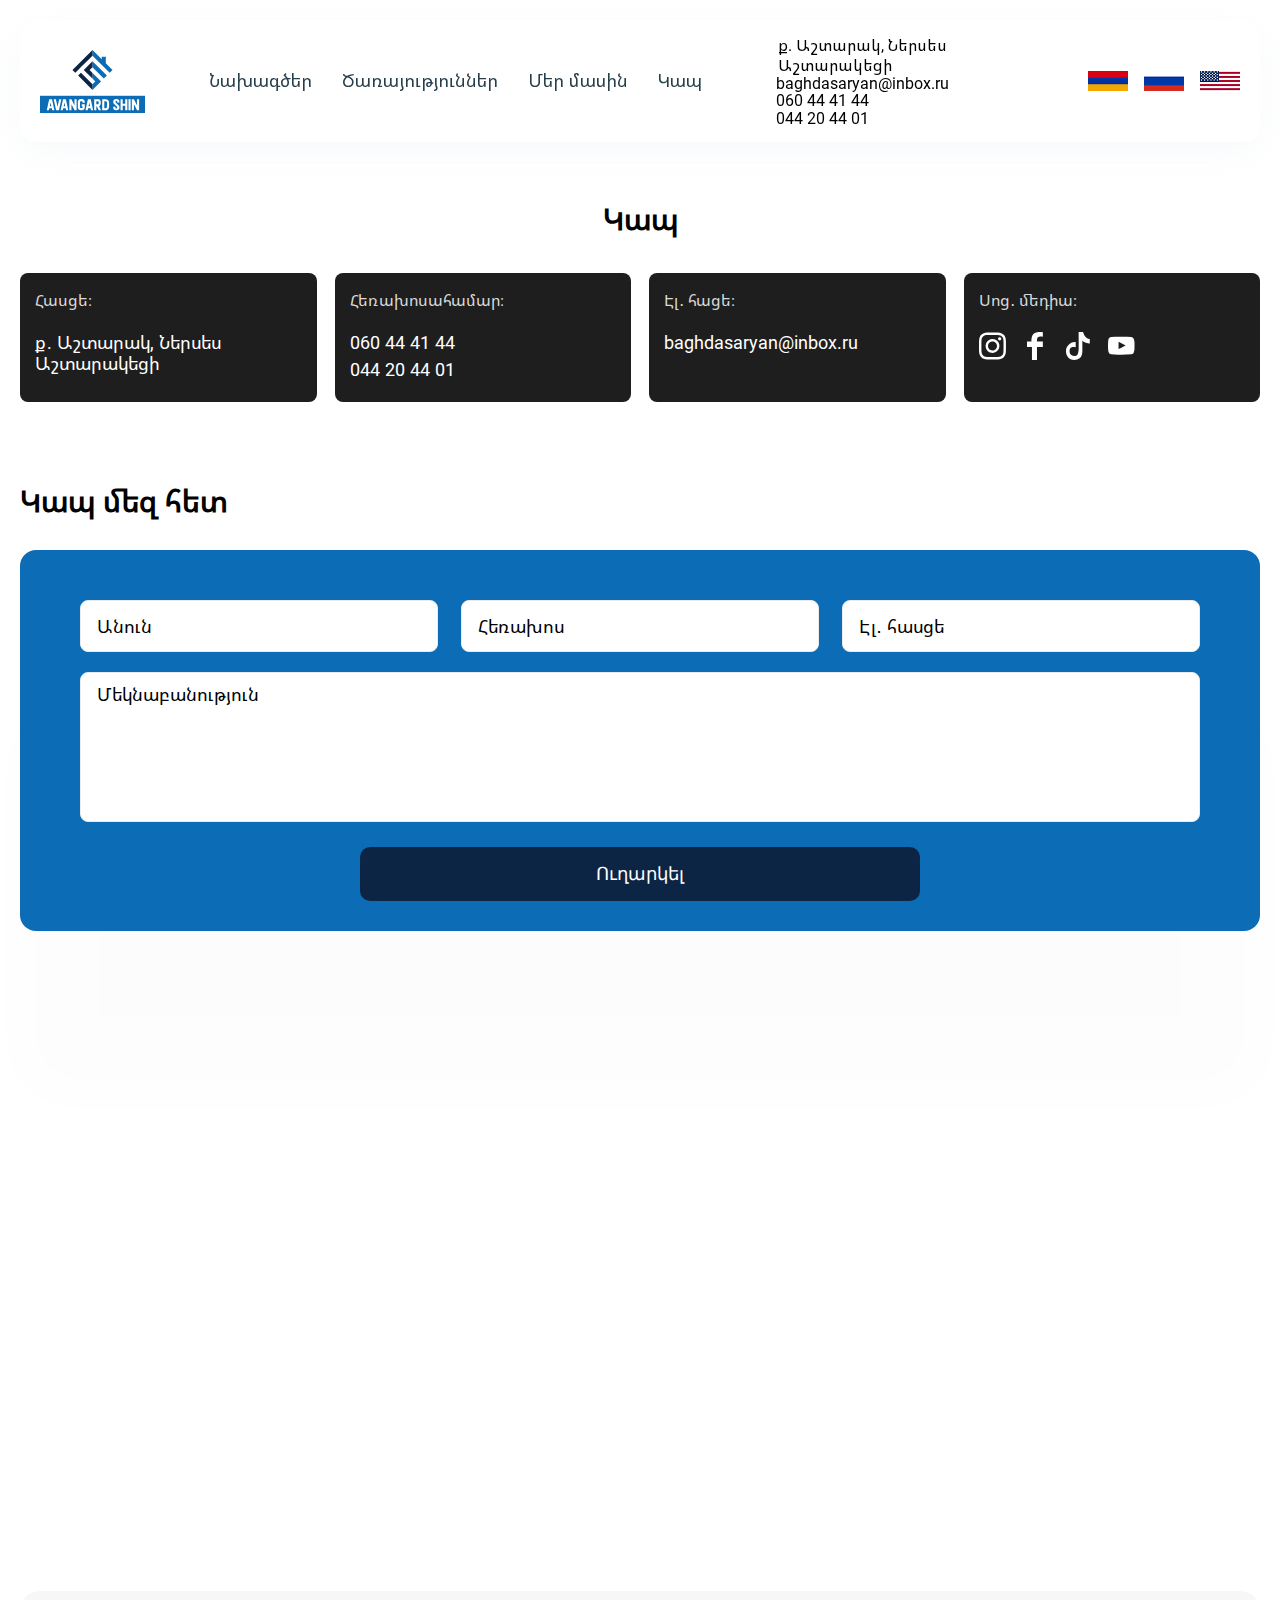
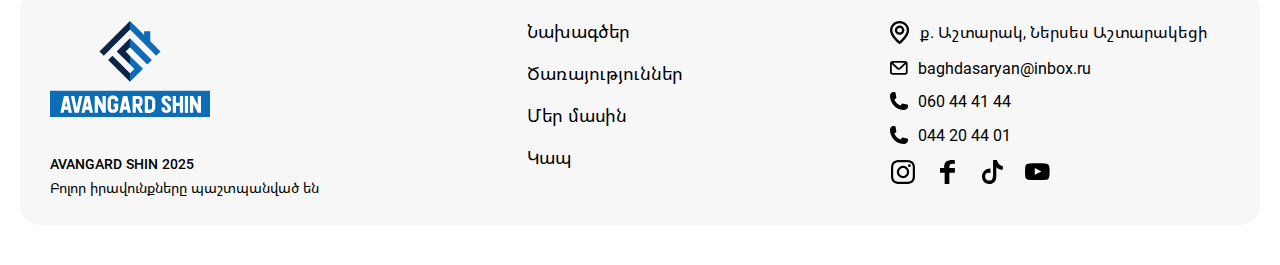
<file: contact.html>
<!DOCTYPE html>
<html lang="ru">
<head>
    <meta charset="UTF-8">
    <meta name="viewport"
          content="width=device-width, user-scalable=no, initial-scale=1.0, maximum-scale=1.0, minimum-scale=1.0">
    <meta http-equiv="X-UA-Compatible" content="ie=edge">
    <link rel="stylesheet" href="style.css">
    <link rel="icon" type="image/png"  href="./assets/img/favicon.svg">

    <title>AVANGARD SHIN</title>
</head>
<body>

<header>
    <div class="container">
        <div class="header-main G-align-center G-justify-between">
            <a href="#" class="logo G-flex">
                <img src="./assets/img/logo.svg" alt="logo">
            </a>
            <div class="menu-content">
                <div class="menu-mobile G-align-center">
                    <div class="menu-name-mob">
                        <a href="#" class="logo G-flex">
                            <img src="./assets/img/logo.svg" alt="logo">
                        </a>
                    </div>
                    <div class="nav-menu">
                        <ul class="menu-scroll G-align-center">
                            <li><a href="#">Նախագծեր</a></li>
                            <li><a href="#">Ծառայություններ</a></li>
                            <li><a href="#">Մեր մասին</a></li>
                            <li><a href="#">Կապ</a></li>
                        </ul>
                    </div>
                    <div class="header-contact">
                        <div class="mbi-street G-align-center">
                            <i class="icon-location"></i>
                            <span> ք. Աշտարակ, Ներսես Աշտարակեցի</span>
                        </div>
                        <a href="mailto:baghdasaryan@inbox.ru" class="footer-contact">
                            <i class="icon-mail"></i>
                            <span>baghdasaryan@inbox.ru</span>
                        </a>
                        <a href="tel:060 44 41 44" class="footer-contact">
                            <i class="icon-phone"></i>
                            <span>060 44 41 44</span>
                        </a>
                        <a href="tel:044 20 44 01" class="footer-contact">
                            <i class="icon-phone"></i>
                            <span>044 20 44 01</span>
                        </a>
                    </div>
                </div>
            </div>
            <div class="languages">
                <ul>
                    <li><img src="./assets/img/am.png" alt="am"></li>
                    <li><img src="./assets/img/ru.png" alt="ru"></li>
                    <li><img src="./assets/img/usa.png" alt="usa"></li>
                </ul>
            </div>
            <div class="open-menu">
                <span></span>
                <span></span>
                <span></span>
            </div>
        </div>
    </div>
</header>




<section class="single-pages">
    <div class="container">
        <div class="G-justify-center">
            <h2>Կապ</h2>
        </div>

        <div class="contact-page-flex G-flex">
            <div class="contact-page-box">
                <p>Հասցե։</p>
                <span>ք. Աշտարակ, Ներսես Աշտարակեցի</span>
            </div>
            <div class="contact-page-box">
                <p>Հեռախոսահամար։</p>
                <a href="tel:060 44 41 44">060 44 41 44</a>
                <a href="tel:044 20 44 01">044 20 44 01</a>
            </div>
            <div class="contact-page-box">
                <p>Էլ․ հացե։</p>
                <a href="mailto:baghdasaryan@inbox.ru">
                    <span>baghdasaryan@inbox.ru</span>
                </a>
            </div>

            <div class="contact-page-box">
                <p>Սոց․ մեդիա։</p>
                <ul>
                    <li>
                        <a href="#" target="_blank"><img src="./assets/img/icons/instagram.svg" alt="instagram"></a>
                    </li>
                    <li>
                        <a href="#" target="_blank"><img src="./assets/img/icons/facebook.svg" alt="facebook"></a>
                    </li>
                    <li>
                        <a href="#" target="_blank"><img src="./assets/img/icons/tiktok.svg" alt="tiktok"></a>
                    </li>
                    <li>
                        <a href="#" target="_blank"><img src="./assets/img/icons/youtube.svg" alt="youtube"></a>
                    </li>
                </ul>

            </div>
        </div>

    </div>
</section>


<section id="contact" class="contact-sec">
    <div class="container">
        <h2>Կապ մեզ հետ</h2>
        <div class="contact-form">
            <form action="">
                <div class="contact-wrap G-flex-wrap G-justify-between">
                    <div class="form-input">
                        <label>
                            <input type="text" placeholder="Անուն">
                        </label>
                    </div>
                    <div class="form-input">
                        <label>
                            <input type="text" placeholder="Հեռախոս">
                        </label>
                    </div>
                    <div class="form-input">
                        <label>
                            <input type="text" placeholder="Էլ․ հասցե">
                        </label>
                    </div>
                    <div class="form-textarea">
                        <label>
                            <textarea placeholder="Մեկնաբանություն"></textarea>
                        </label>
                    </div>
                    <button class="btn">Ուղարկել</button>
                </div>
            </form>
        </div>
    </div>
</section>


<section class="contact-main ">
    <div class="container">
        <div class="contact-map">
            <script src="https://api-maps.yandex.ru/2.1/?apikey=ваш API-ключ&lang=ru_RU" type="text/javascript">
            </script>
            <div id="map"></div>
        </div>
    </div>
</section>



<footer>
    <div class="container">
        <div class="footer-main G-align-start G-justify-between ">
            <div class="logo-footer">
                <a href="#" class="G-flex">
                    <img src="./assets/img/logo.svg" alt="Mbi">
                </a>

                <div class="footer-policy G-align-center">
                    <span>AVANGARD SHIN 2025 </span>
                    <span>Բոլոր իրավունքները պաշտպանված են</span>
                </div>
            </div>
            <div class="footer-menu">
                <ul>
                    <li><a href="#">Նախագծեր</a></li>
                    <li><a href="#">Ծառայություններ</a></li>
                    <li><a href="#">Մեր մասին</a></li>
                    <li><a href="#">Կապ</a></li>
                </ul>
            </div>
            <div class="footer-soc">
                <div class="mbi-street G-align-center">
                    <i class="icon-location"></i>
                    <span> ք. Աշտարակ, Ներսես Աշտարակեցի</span>
                </div>
                <a href="mailto:baghdasaryan@inbox.ru" class="footer-contact">
                    <i class="icon-mail"></i>
                    <span>baghdasaryan@inbox.ru</span>
                </a>
                <a href="tel:060 44 41 44" class="footer-contact">
                    <i class="icon-phone"></i>
                    <span>060 44 41 44</span>
                </a>
                <a href="tel:044 20 44 01" class="footer-contact">
                    <i class="icon-phone"></i>
                    <span>044 20 44 01</span>
                </a>
                <div class="social-icons G-align-center">
                    <a href="#" target="_blank"><img src="./assets/img/icons/instagram.svg" alt="instagram"></a>
                    <a href="#" target="_blank"><img src="./assets/img/icons/facebook.svg" alt="facebook"></a>
                    <a href="#" target="_blank"><img src="./assets/img/icons/tiktok.svg" alt="tiktok"></a>
                    <a href="#" target="_blank"><img src="./assets/img/icons/youtube.svg" alt="youtube"></a>
                </div>
            </div>
            <div class="policy-mobile">
                <span>AVANGARD SHIN 2025 </span>
                <span>Բոլոր իրավունքները պաշտպանված են</span>
            </div>
        </div>
    </div>
</footer>




<script src="assets/js/jquery-3.6.4.js"></script>
<script src="assets/js/swiper-bundle.min.js"></script>
<script src="assets/js/jquery.fancybox.js"></script>
<script src="assets/js/map.js"></script>
<script src="assets/js/script.js"></script>


</body>
</html>
</file>
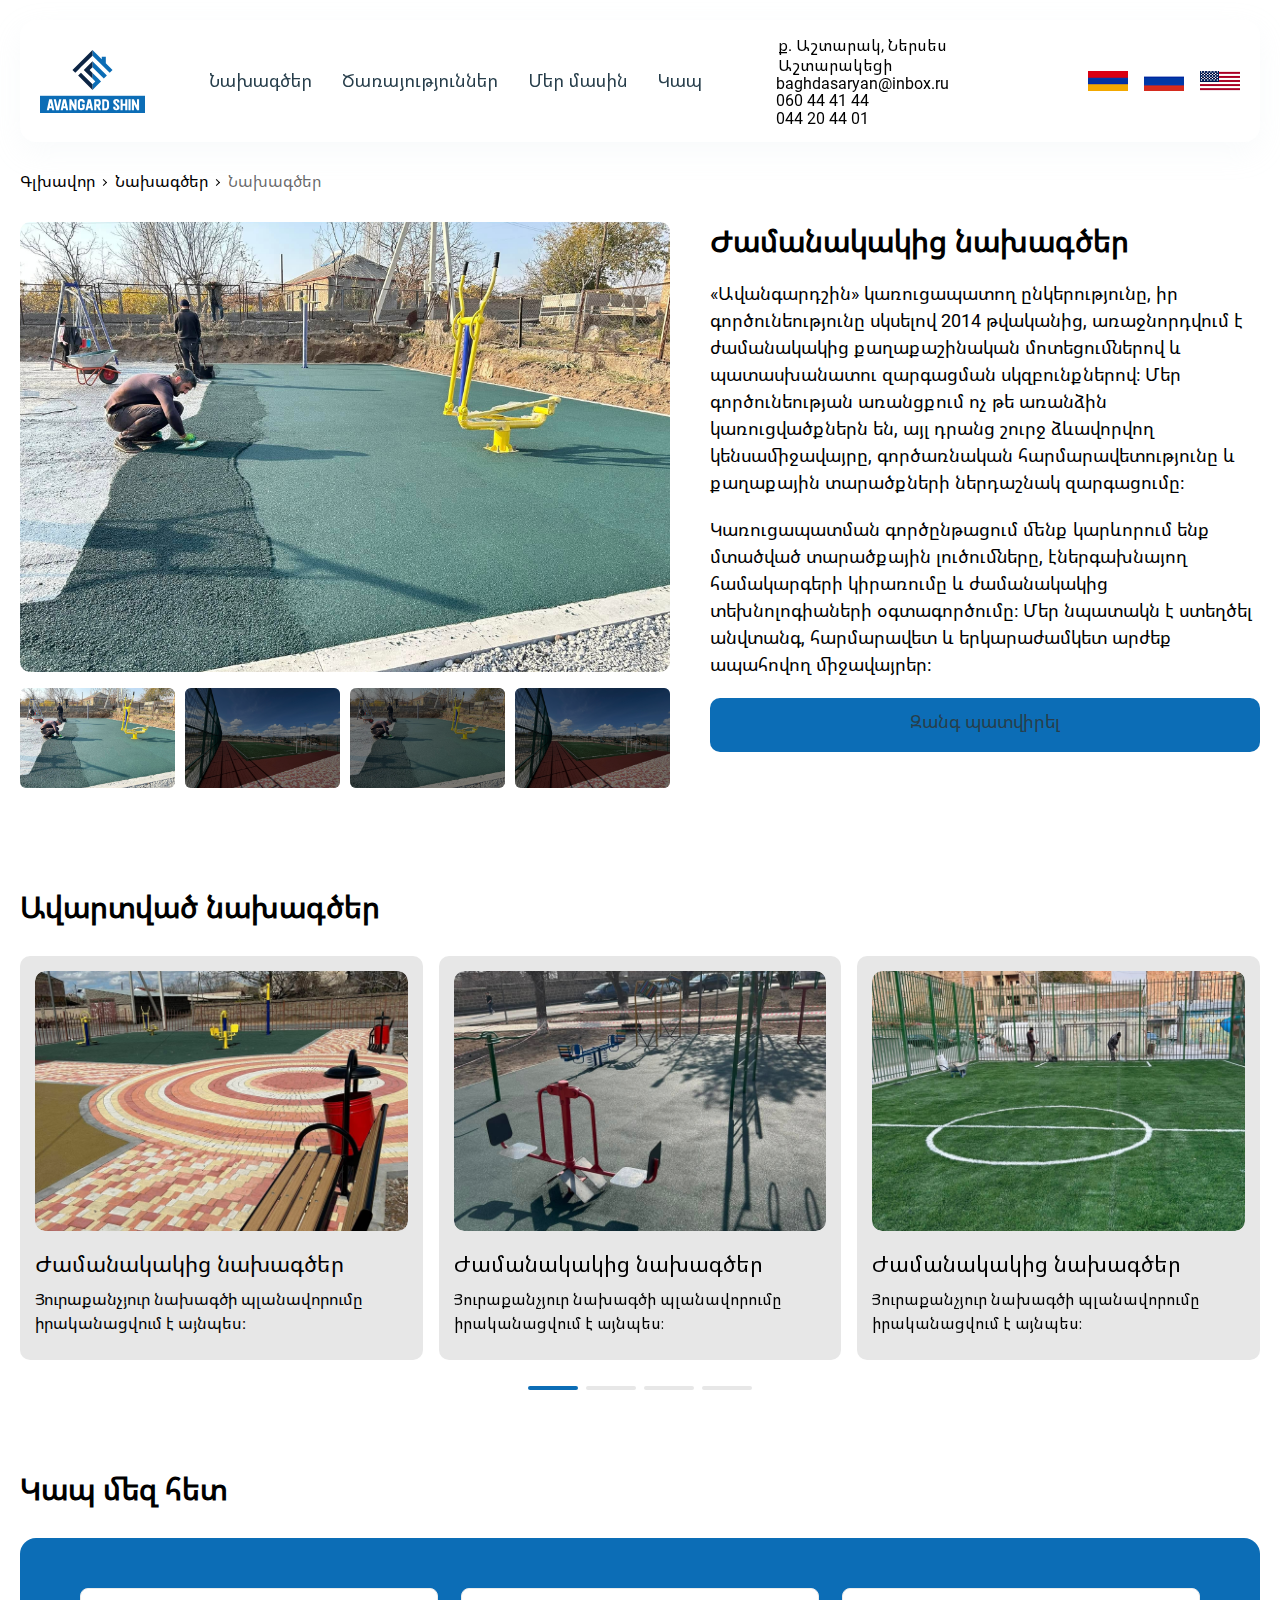
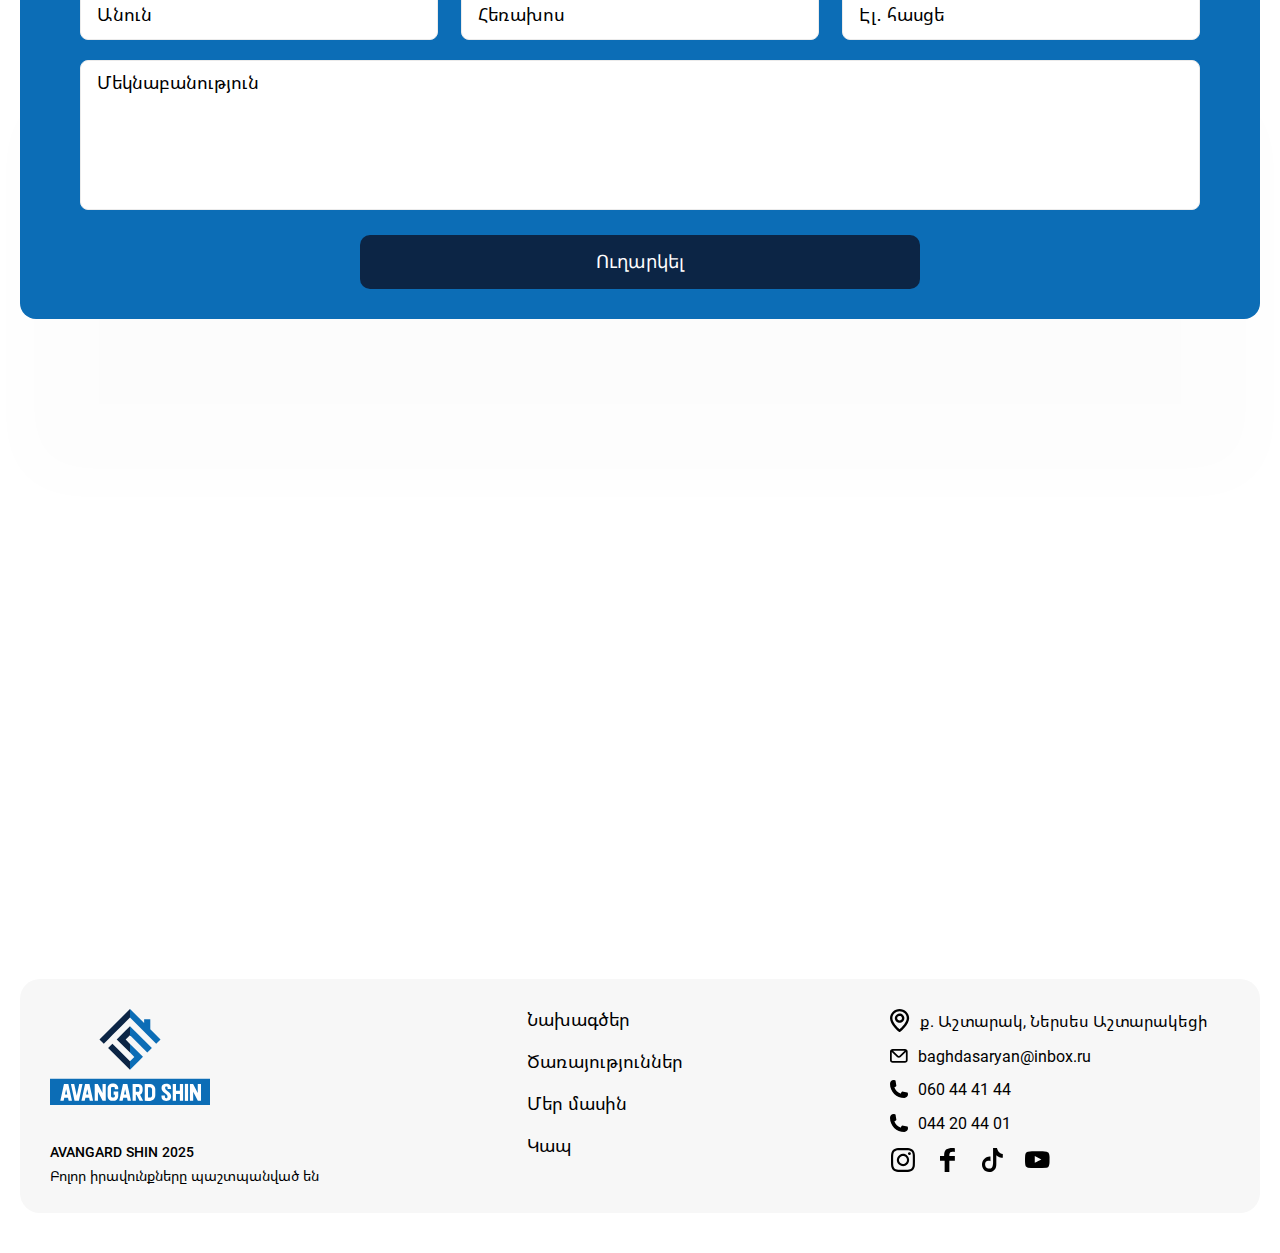
<file: project-single.html>
<!DOCTYPE html>
<html lang="ru">
<head>
    <meta charset="UTF-8">
    <meta name="viewport"
          content="width=device-width, user-scalable=no, initial-scale=1.0, maximum-scale=1.0, minimum-scale=1.0">
    <meta http-equiv="X-UA-Compatible" content="ie=edge">
    <link rel="stylesheet" href="style.css">
    <link rel="icon" type="image/png"  href="./assets/img/favicon.svg">
    <title>AVANGARD SHIN</title>
</head>
<body>

<header>
    <div class="container">
        <div class="header-main G-align-center G-justify-between">
            <a href="#" class="logo G-flex">
                <img src="./assets/img/logo.svg" alt="logo">
            </a>
            <div class="menu-content">
                <div class="menu-mobile G-align-center">
                    <div class="menu-name-mob">
                        <a href="#" class="logo G-flex">
                            <img src="./assets/img/logo.svg" alt="logo">
                        </a>
                    </div>
                    <div class="nav-menu">
                        <ul class="menu-scroll G-align-center">
                            <li><a href="#">Նախագծեր</a></li>
                            <li><a href="#">Ծառայություններ</a></li>
                            <li><a href="#">Մեր մասին</a></li>
                            <li><a href="#">Կապ</a></li>
                        </ul>
                    </div>
                    <div class="header-contact">
                        <div class="mbi-street G-align-center">
                            <i class="icon-location"></i>
                            <span> ք. Աշտարակ, Ներսես Աշտարակեցի</span>
                        </div>
                        <a href="mailto:baghdasaryan@inbox.ru" class="footer-contact">
                            <i class="icon-mail"></i>
                            <span>baghdasaryan@inbox.ru</span>
                        </a>
                        <a href="tel:060 44 41 44" class="footer-contact">
                            <i class="icon-phone"></i>
                            <span>060 44 41 44</span>
                        </a>
                        <a href="tel:044 20 44 01" class="footer-contact">
                            <i class="icon-phone"></i>
                            <span>044 20 44 01</span>
                        </a>
                    </div>
                </div>
            </div>
            <div class="languages">
                <ul>
                    <li><img src="./assets/img/am.png" alt="am"></li>
                    <li><img src="./assets/img/ru.png" alt="ru"></li>
                    <li><img src="./assets/img/usa.png" alt="usa"></li>
                </ul>
            </div>
            <div class="open-menu">
                <span></span>
                <span></span>
                <span></span>
            </div>
        </div>
    </div>
</header>


<section class="projects-pages">
    <div class="container">
        <div class="bread-caps">
            <ul>
                <li><a href="#">Գլխավոր </a></li>
                <li><a href="#">Նախագծեր</a></li>
                <li>Նախագծեր</li>
            </ul>
        </div>
        <div class="single-title-mob">
            <h2>Ժամանակակից նախագծեր</h2>
        </div>
        <div class="project-single G-justify-between">

            <div class="single-pages-gallery">
                <div class="swiper single-slider">
                    <div class="swiper-wrapper">
                        <div class="swiper-slide">
                            <a href="./assets/img/galery.jpg" data-fancybox="project">
                                <img src="./assets/img/galery.jpg" alt="sagmoto">
                            </a>
                        </div>
                        <div class="swiper-slide">
                            <a href="./assets/img/gallery-2.jpg" data-fancybox="project">
                                <img src="./assets/img/gallery-2.jpg" alt="sagmoto">
                            </a>
                        </div>
                        <div class="swiper-slide">
                            <a href="./assets/img/galery.jpg" data-fancybox="project">
                                <img src="./assets/img/galery.jpg" alt="sagmoto">
                            </a>
                        </div>
                        <div class="swiper-slide">
                            <a href="./assets/img/gallery-2.jpg" data-fancybox="project">
                                <img src="./assets/img/gallery-2.jpg" alt="sagmoto">
                            </a>
                        </div>
                    </div>
                </div>
                <div class="swiper single-sm-slider">
                    <div class="swiper-wrapper">
                        <div class="swiper-slide">
                            <div class="single-sm-pic">
                                <img src="./assets/img/galery.jpg" alt="sagmoto">
                            </div>
                        </div>
                        <div class="swiper-slide">
                            <div class="single-sm-pic">
                                <img src="./assets/img/gallery-2.jpg" alt="sagmoto">
                            </div>
                        </div>
                        <div class="swiper-slide">
                            <div class="single-sm-pic">
                                <img src="./assets/img/galery.jpg" alt="sagmoto">
                            </div>
                        </div>
                        <div class="swiper-slide">
                            <div class="single-sm-pic">
                                <img src="./assets/img/gallery-2.jpg" alt="sagmoto">
                            </div>
                        </div>
                    </div>
                </div>
            </div>
            <div class="project-single-info menu-scroll">
                <h2>Ժամանակակից նախագծեր</h2>
                <p>
                    «Ավանգարդշին» կառուցապատող ընկերությունը, իր գործունեությունը սկսելով 2014 թվականից, առաջնորդվում է ժամանակակից քաղաքաշինական մոտեցումներով և պատասխանատու զարգացման սկզբունքներով։ Մեր գործունեության առանցքում ոչ թե առանձին կառուցվածքներն են, այլ դրանց շուրջ ձևավորվող կենսամիջավայրը, գործառնական հարմարավետությունը և քաղաքային տարածքների ներդաշնակ զարգացումը։
                </p>
                <p>
                    Կառուցապատման գործընթացում մենք կարևորում ենք մտածված տարածքային լուծումները, էներգախնայող համակարգերի կիրառումը և ժամանակակից տեխնոլոգիաների օգտագործումը։ Մեր նպատակն է ստեղծել անվտանգ, հարմարավետ և երկարաժամկետ արժեք ապահովող միջավայրեր։
                </p>
                <a href="#contact" class="btn">Զանգ պատվիրել</a>
            </div>
        </div>

    </div>
</section>



<section class="projects-main">
    <div class="container">
        <h2>Ավարտված նախագծեր</h2>
        <div class="projects-rel">
            <div class="swiper projects-slider">
                <div class="swiper-wrapper">
                    <div class="swiper-slide">
                        <a href="#" class="projects-box">
                            <div class="projects-photo G-flex">
                                <img src="./assets/img/projects-2.jpg" alt="projects">
                            </div>
                            <div class="projects-name">
                                <h3>Ժամանակակից նախագծեր</h3>
                                <p>
                                    Յուրաքանչյուր նախագծի պլանավորումը իրականացվում է այնպես։
                                </p>
                            </div>
                        </a>
                    </div>
                    <div class="swiper-slide">
                        <a href="#" class="projects-box">
                            <div class="projects-photo G-flex">
                                <img src="./assets/img/projects-1.jpg" alt="projects">
                            </div>
                            <div class="projects-name">
                                <h3>Ժամանակակից նախագծեր</h3>
                                <p>
                                    Յուրաքանչյուր նախագծի պլանավորումը իրականացվում է այնպես։
                                </p>
                            </div>
                        </a>
                    </div>
                    <div class="swiper-slide">
                        <a href="#" class="projects-box">
                            <div class="projects-photo G-flex">
                                <img src="./assets/img/projects-3.jpg" alt="projects">
                            </div>
                            <div class="projects-name">
                                <h3>Ժամանակակից նախագծեր</h3>
                                <p>
                                    Յուրաքանչյուր նախագծի պլանավորումը իրականացվում է այնպես։
                                </p>
                            </div>
                        </a>
                    </div>
                    <div class="swiper-slide">
                        <a href="#" class="projects-box">
                            <div class="projects-photo G-flex">
                                <img src="./assets/img/projects-2.jpg" alt="projects">
                            </div>
                            <div class="projects-name">
                                <h3>Ժամանակակից նախագծեր</h3>
                                <p>
                                    Յուրաքանչյուր նախագծի պլանավորումը իրականացվում է այնպես։
                                </p>
                            </div>
                        </a>
                    </div>
                    <div class="swiper-slide">
                        <a href="#" class="projects-box">
                            <div class="projects-photo G-flex">
                                <img src="./assets/img/projects-1.jpg" alt="projects">
                            </div>
                            <div class="projects-name">
                                <h3>Ժամանակակից նախագծեր</h3>
                                <p>
                                    Յուրաքանչյուր նախագծի պլանավորումը իրականացվում է այնպես։
                                </p>
                            </div>
                        </a>
                    </div>
                    <div class="swiper-slide">
                        <a href="#" class="projects-box">
                            <div class="projects-photo G-flex">
                                <img src="./assets/img/projects-3.jpg" alt="projects">
                            </div>
                            <div class="projects-name">
                                <h3>Ժամանակակից նախագծեր</h3>
                                <p>
                                    Յուրաքանչյուր նախագծի պլանավորումը իրականացվում է այնպես։
                                </p>
                            </div>
                        </a>
                    </div>
                </div>
            </div>
            <div class="projects-pagination swiper-pagination"></div>
        </div>
    </div>
</section>



<section id="contact" class="contact-sec">
    <div class="container">
        <h2>Կապ մեզ հետ</h2>
        <div class="contact-form">
            <form action="">
                <div class="contact-wrap G-flex-wrap G-justify-between">
                    <div class="form-input">
                        <label>
                            <input type="text" placeholder="Անուն">
                        </label>
                    </div>
                    <div class="form-input">
                        <label>
                            <input type="text" placeholder="Հեռախոս">
                        </label>
                    </div>
                    <div class="form-input">
                        <label>
                            <input type="text" placeholder="Էլ․ հասցե">
                        </label>
                    </div>
                    <div class="form-textarea">
                        <label>
                            <textarea placeholder="Մեկնաբանություն"></textarea>
                        </label>
                    </div>
                    <button class="btn">Ուղարկել</button>
                </div>
            </form>
        </div>
    </div>
</section>


<section class="contact-main ">
    <div class="container">
        <div class="contact-map">
            <script src="https://api-maps.yandex.ru/2.1/?apikey=ваш API-ключ&lang=ru_RU" type="text/javascript">
            </script>
            <div id="map"></div>
        </div>
    </div>
</section>



<footer>
    <div class="container">
        <div class="footer-main G-align-start G-justify-between ">
            <div class="logo-footer">
                <a href="#" class="G-flex">
                    <img src="./assets/img/logo.svg" alt="Mbi">
                </a>

                <div class="footer-policy G-align-center">
                    <span>AVANGARD SHIN 2025 </span>
                    <span>Բոլոր իրավունքները պաշտպանված են</span>
                </div>
            </div>
            <div class="footer-menu">
                <ul>
                    <li><a href="#">Նախագծեր</a></li>
                    <li><a href="#">Ծառայություններ</a></li>
                    <li><a href="#">Մեր մասին</a></li>
                    <li><a href="#">Կապ</a></li>
                </ul>
            </div>
            <div class="footer-soc">
                <div class="mbi-street G-align-center">
                    <i class="icon-location"></i>
                    <span> ք. Աշտարակ, Ներսես Աշտարակեցի</span>
                </div>
                <a href="mailto:baghdasaryan@inbox.ru" class="footer-contact">
                    <i class="icon-mail"></i>
                    <span>baghdasaryan@inbox.ru</span>
                </a>
                <a href="tel:060 44 41 44" class="footer-contact">
                    <i class="icon-phone"></i>
                    <span>060 44 41 44</span>
                </a>
                <a href="tel:044 20 44 01" class="footer-contact">
                    <i class="icon-phone"></i>
                    <span>044 20 44 01</span>
                </a>
                <div class="social-icons G-align-center">
                    <a href="#" target="_blank"><img src="./assets/img/icons/instagram.svg" alt="instagram"></a>
                    <a href="#" target="_blank"><img src="./assets/img/icons/facebook.svg" alt="facebook"></a>
                    <a href="#" target="_blank"><img src="./assets/img/icons/tiktok.svg" alt="tiktok"></a>
                    <a href="#" target="_blank"><img src="./assets/img/icons/youtube.svg" alt="youtube"></a>
                </div>
            </div>
            <div class="policy-mobile">
                <span>AVANGARD SHIN 2025 </span>
                <span>Բոլոր իրավունքները պաշտպանված են</span>
            </div>
        </div>
    </div>
</footer>


<script src="assets/js/jquery-3.6.4.js"></script>
<script src="assets/js/swiper-bundle.min.js"></script>
<script src="assets/js/jquery.fancybox.js"></script>
<script src="assets/js/map.js"></script>
<script src="assets/js/script.js"></script>


</body>
</html>
</file>
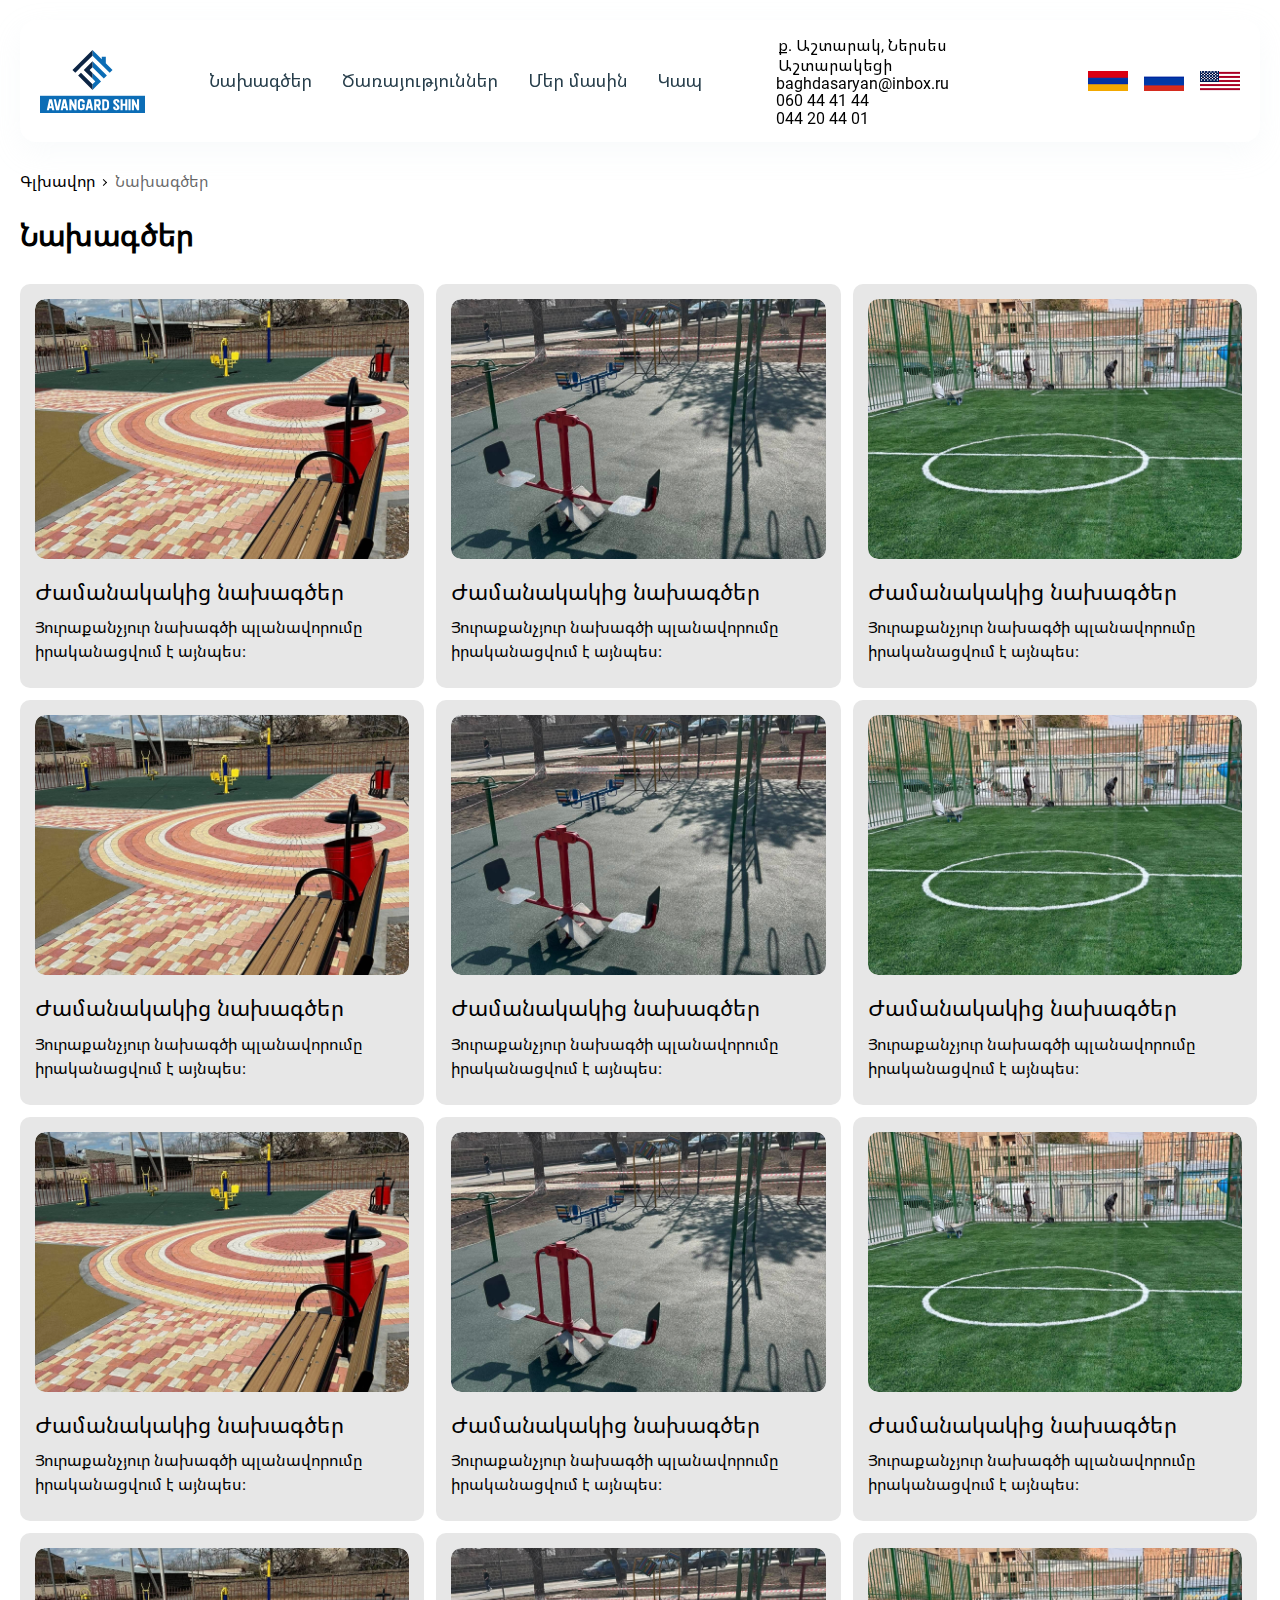
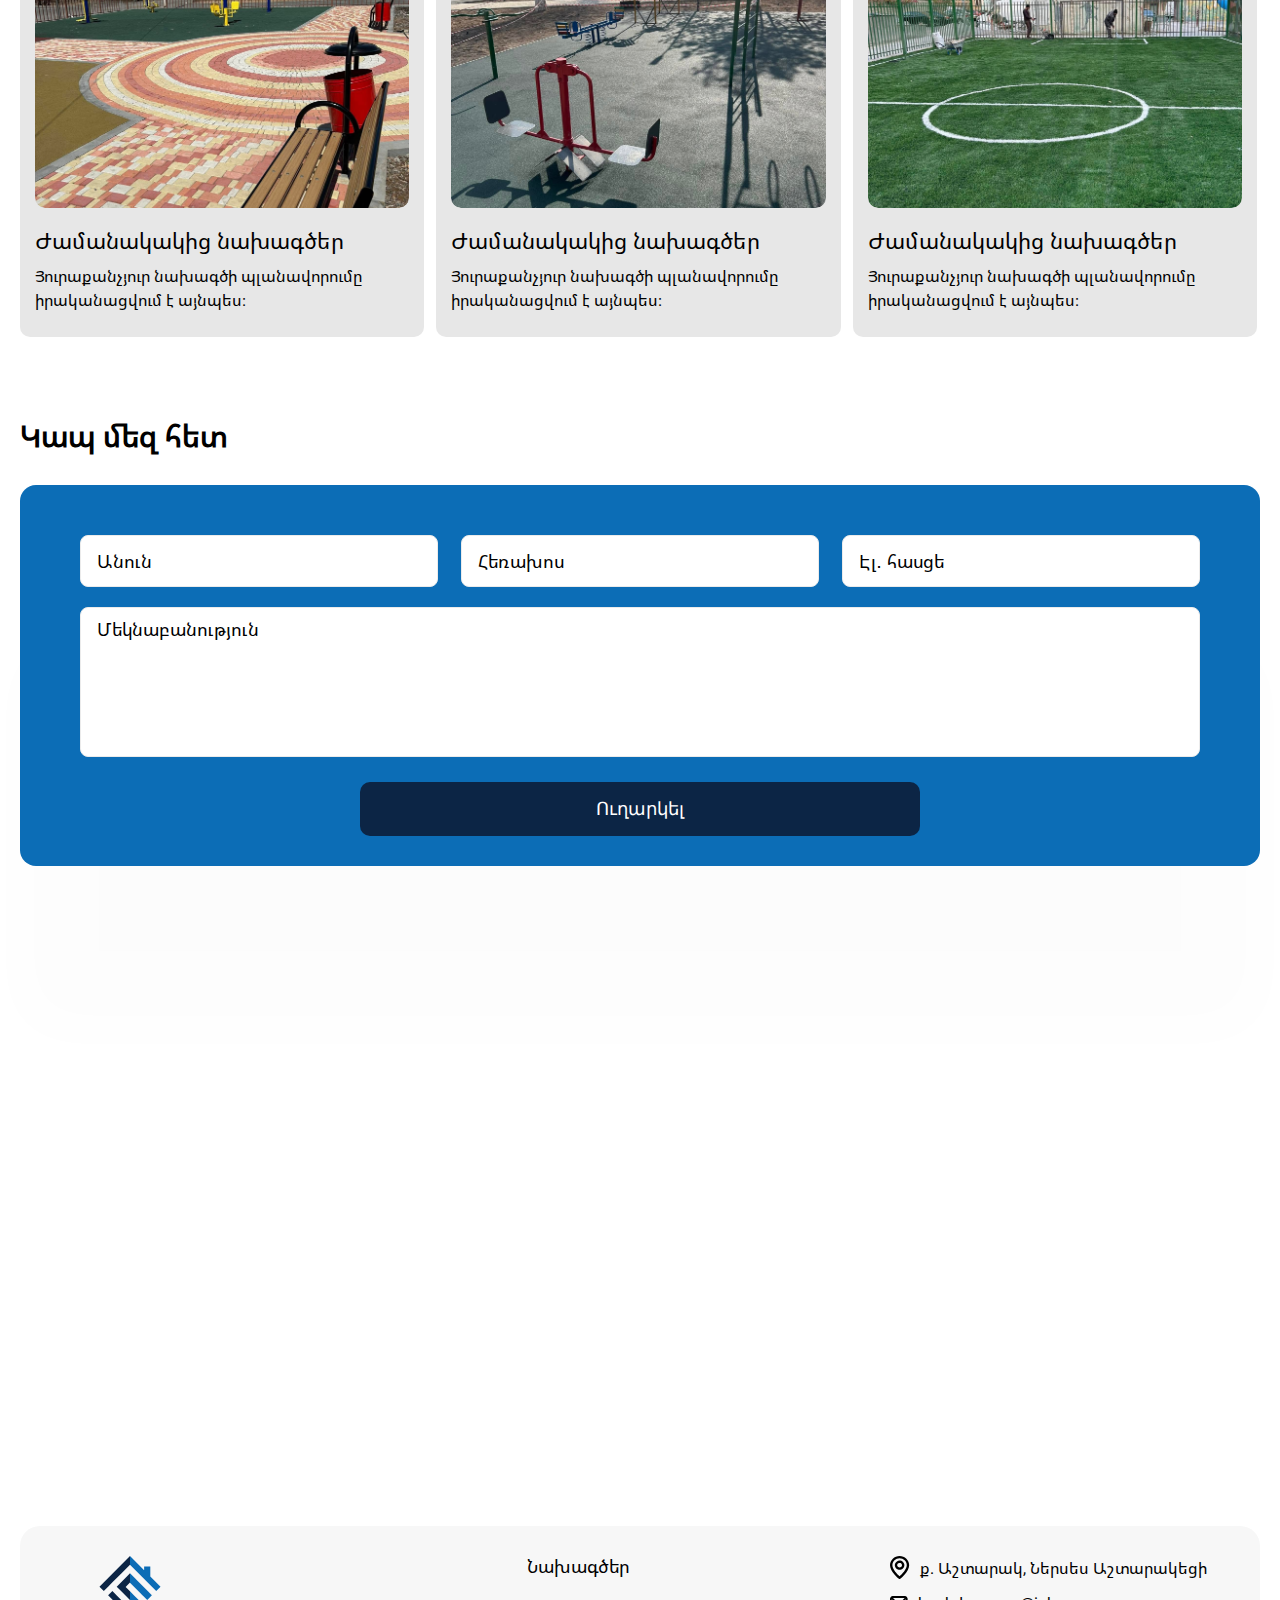
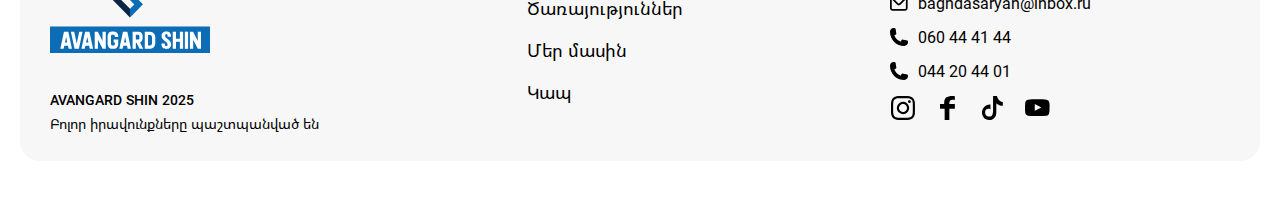
<file: projects.html>
<!DOCTYPE html>
<html lang="ru">
<head>
    <meta charset="UTF-8">
    <meta name="viewport"
          content="width=device-width, user-scalable=no, initial-scale=1.0, maximum-scale=1.0, minimum-scale=1.0">
    <meta http-equiv="X-UA-Compatible" content="ie=edge">
    <link rel="stylesheet" href="style.css">
    <link rel="icon" type="image/png"  href="./assets/img/favicon.svg">
    <title>AVANGARD SHIN</title>
</head>
<body>

<header>
    <div class="container">
        <div class="header-main G-align-center G-justify-between">
            <a href="#" class="logo G-flex">
                <img src="./assets/img/logo.svg" alt="logo">
            </a>
            <div class="menu-content">
                <div class="menu-mobile G-align-center">
                    <div class="menu-name-mob">
                        <a href="#" class="logo G-flex">
                            <img src="./assets/img/logo.svg" alt="logo">
                        </a>
                    </div>
                    <div class="nav-menu">
                        <ul class="menu-scroll G-align-center">
                            <li><a href="#">Նախագծեր</a></li>
                            <li><a href="#">Ծառայություններ</a></li>
                            <li><a href="#">Մեր մասին</a></li>
                            <li><a href="#">Կապ</a></li>
                        </ul>
                    </div>
                    <div class="header-contact">
                        <div class="mbi-street G-align-center">
                            <i class="icon-location"></i>
                            <span> ք. Աշտարակ, Ներսես Աշտարակեցի</span>
                        </div>
                        <a href="mailto:baghdasaryan@inbox.ru" class="footer-contact">
                            <i class="icon-mail"></i>
                            <span>baghdasaryan@inbox.ru</span>
                        </a>
                        <a href="tel:060 44 41 44" class="footer-contact">
                            <i class="icon-phone"></i>
                            <span>060 44 41 44</span>
                        </a>
                        <a href="tel:044 20 44 01" class="footer-contact">
                            <i class="icon-phone"></i>
                            <span>044 20 44 01</span>
                        </a>
                    </div>
                </div>
            </div>
            <div class="languages">
                <ul>
                    <li><img src="./assets/img/am.png" alt="am"></li>
                    <li><img src="./assets/img/ru.png" alt="ru"></li>
                    <li><img src="./assets/img/usa.png" alt="usa"></li>
                </ul>
            </div>
            <div class="open-menu">
                <span></span>
                <span></span>
                <span></span>
            </div>
        </div>
    </div>
</header>


<section class="projects-pages">
    <div class="container">
        <div class="bread-caps">
            <ul>
                <li><a href="#">Գլխավոր </a></li>
                <li>Նախագծեր</li>
            </ul>
        </div>
        <h2>Նախագծեր</h2>
        <div class="projects-wrap G-flex-wrap">
            <a href="#" class="projects-box">
                <div class="projects-photo G-flex">
                    <img src="./assets/img/projects-2.jpg" alt="projects">
                </div>
                <div class="projects-name">
                    <h3>Ժամանակակից նախագծեր</h3>
                    <p>
                        Յուրաքանչյուր նախագծի պլանավորումը իրականացվում է այնպես։
                    </p>
                </div>
            </a>
            <a href="#" class="projects-box">
                <div class="projects-photo G-flex">
                    <img src="./assets/img/projects-1.jpg" alt="projects">
                </div>
                <div class="projects-name">
                    <h3>Ժամանակակից նախագծեր</h3>
                    <p>
                        Յուրաքանչյուր նախագծի պլանավորումը իրականացվում է այնպես։
                    </p>
                </div>
            </a>
            <a href="#" class="projects-box">
                <div class="projects-photo G-flex">
                    <img src="./assets/img/projects-3.jpg" alt="projects">
                </div>
                <div class="projects-name">
                    <h3>Ժամանակակից նախագծեր</h3>
                    <p>
                        Յուրաքանչյուր նախագծի պլանավորումը իրականացվում է այնպես։
                    </p>
                </div>
            </a>
            <a href="#" class="projects-box">
                <div class="projects-photo G-flex">
                    <img src="./assets/img/projects-2.jpg" alt="projects">
                </div>
                <div class="projects-name">
                    <h3>Ժամանակակից նախագծեր</h3>
                    <p>
                        Յուրաքանչյուր նախագծի պլանավորումը իրականացվում է այնպես։
                    </p>
                </div>
            </a>
            <a href="#" class="projects-box">
                <div class="projects-photo G-flex">
                    <img src="./assets/img/projects-1.jpg" alt="projects">
                </div>
                <div class="projects-name">
                    <h3>Ժամանակակից նախագծեր</h3>
                    <p>
                        Յուրաքանչյուր նախագծի պլանավորումը իրականացվում է այնպես։
                    </p>
                </div>
            </a>
            <a href="#" class="projects-box">
                <div class="projects-photo G-flex">
                    <img src="./assets/img/projects-3.jpg" alt="projects">
                </div>
                <div class="projects-name">
                    <h3>Ժամանակակից նախագծեր</h3>
                    <p>
                        Յուրաքանչյուր նախագծի պլանավորումը իրականացվում է այնպես։
                    </p>
                </div>
            </a>

            <a href="#" class="projects-box">
                <div class="projects-photo G-flex">
                    <img src="./assets/img/projects-2.jpg" alt="projects">
                </div>
                <div class="projects-name">
                    <h3>Ժամանակակից նախագծեր</h3>
                    <p>
                        Յուրաքանչյուր նախագծի պլանավորումը իրականացվում է այնպես։
                    </p>
                </div>
            </a>
            <a href="#" class="projects-box">
                <div class="projects-photo G-flex">
                    <img src="./assets/img/projects-1.jpg" alt="projects">
                </div>
                <div class="projects-name">
                    <h3>Ժամանակակից նախագծեր</h3>
                    <p>
                        Յուրաքանչյուր նախագծի պլանավորումը իրականացվում է այնպես։
                    </p>
                </div>
            </a>
            <a href="#" class="projects-box">
                <div class="projects-photo G-flex">
                    <img src="./assets/img/projects-3.jpg" alt="projects">
                </div>
                <div class="projects-name">
                    <h3>Ժամանակակից նախագծեր</h3>
                    <p>
                        Յուրաքանչյուր նախագծի պլանավորումը իրականացվում է այնպես։
                    </p>
                </div>
            </a>
            <a href="#" class="projects-box">
                <div class="projects-photo G-flex">
                    <img src="./assets/img/projects-2.jpg" alt="projects">
                </div>
                <div class="projects-name">
                    <h3>Ժամանակակից նախագծեր</h3>
                    <p>
                        Յուրաքանչյուր նախագծի պլանավորումը իրականացվում է այնպես։
                    </p>
                </div>
            </a>
            <a href="#" class="projects-box">
                <div class="projects-photo G-flex">
                    <img src="./assets/img/projects-1.jpg" alt="projects">
                </div>
                <div class="projects-name">
                    <h3>Ժամանակակից նախագծեր</h3>
                    <p>
                        Յուրաքանչյուր նախագծի պլանավորումը իրականացվում է այնպես։
                    </p>
                </div>
            </a>
            <a href="#" class="projects-box">
                <div class="projects-photo G-flex">
                    <img src="./assets/img/projects-3.jpg" alt="projects">
                </div>
                <div class="projects-name">
                    <h3>Ժամանակակից նախագծեր</h3>
                    <p>
                        Յուրաքանչյուր նախագծի պլանավորումը իրականացվում է այնպես։
                    </p>
                </div>
            </a>
        </div>

    </div>
</section>



<section id="contact" class="contact-sec">
    <div class="container">
        <h2>Կապ մեզ հետ</h2>
        <div class="contact-form">
            <form action="">
                <div class="contact-wrap G-flex-wrap G-justify-between">
                    <div class="form-input">
                        <label>
                            <input type="text" placeholder="Անուն">
                        </label>
                    </div>
                    <div class="form-input">
                        <label>
                            <input type="text" placeholder="Հեռախոս">
                        </label>
                    </div>
                    <div class="form-input">
                        <label>
                            <input type="text" placeholder="Էլ․ հասցե">
                        </label>
                    </div>
                    <div class="form-textarea">
                        <label>
                            <textarea placeholder="Մեկնաբանություն"></textarea>
                        </label>
                    </div>
                    <button class="btn">Ուղարկել</button>
                </div>
            </form>
        </div>
    </div>
</section>


<section class="contact-main ">
    <div class="container">
        <div class="contact-map">
            <script src="https://api-maps.yandex.ru/2.1/?apikey=ваш API-ключ&lang=ru_RU" type="text/javascript">
            </script>
            <div id="map"></div>
        </div>
    </div>
</section>



<footer>
    <div class="container">
        <div class="footer-main G-align-start G-justify-between ">
            <div class="logo-footer">
                <a href="#" class="G-flex">
                    <img src="./assets/img/logo.svg" alt="Mbi">
                </a>

                <div class="footer-policy G-align-center">
                    <span>AVANGARD SHIN 2025 </span>
                    <span>Բոլոր իրավունքները պաշտպանված են</span>
                </div>
            </div>
            <div class="footer-menu">
                <ul>
                    <li><a href="#">Նախագծեր</a></li>
                    <li><a href="#">Ծառայություններ</a></li>
                    <li><a href="#">Մեր մասին</a></li>
                    <li><a href="#">Կապ</a></li>
                </ul>
            </div>
            <div class="footer-soc">
                <div class="mbi-street G-align-center">
                    <i class="icon-location"></i>
                    <span> ք. Աշտարակ, Ներսես Աշտարակեցի</span>
                </div>
                <a href="mailto:baghdasaryan@inbox.ru" class="footer-contact">
                    <i class="icon-mail"></i>
                    <span>baghdasaryan@inbox.ru</span>
                </a>
                <a href="tel:060 44 41 44" class="footer-contact">
                    <i class="icon-phone"></i>
                    <span>060 44 41 44</span>
                </a>
                <a href="tel:044 20 44 01" class="footer-contact">
                    <i class="icon-phone"></i>
                    <span>044 20 44 01</span>
                </a>
                <div class="social-icons G-align-center">
                    <a href="#" target="_blank"><img src="./assets/img/icons/instagram.svg" alt="instagram"></a>
                    <a href="#" target="_blank"><img src="./assets/img/icons/facebook.svg" alt="facebook"></a>
                    <a href="#" target="_blank"><img src="./assets/img/icons/tiktok.svg" alt="tiktok"></a>
                    <a href="#" target="_blank"><img src="./assets/img/icons/youtube.svg" alt="youtube"></a>
                </div>
            </div>
            <div class="policy-mobile">
                <span>AVANGARD SHIN 2025 </span>
                <span>Բոլոր իրավունքները պաշտպանված են</span>
            </div>
        </div>
    </div>
</footer>


<script src="assets/js/jquery-3.6.4.js"></script>
<script src="assets/js/swiper-bundle.min.js"></script>
<script src="assets/js/jquery.fancybox.js"></script>
<script src="assets/js/map.js"></script>
<script src="assets/js/script.js"></script>


</body>
</html>
</file>
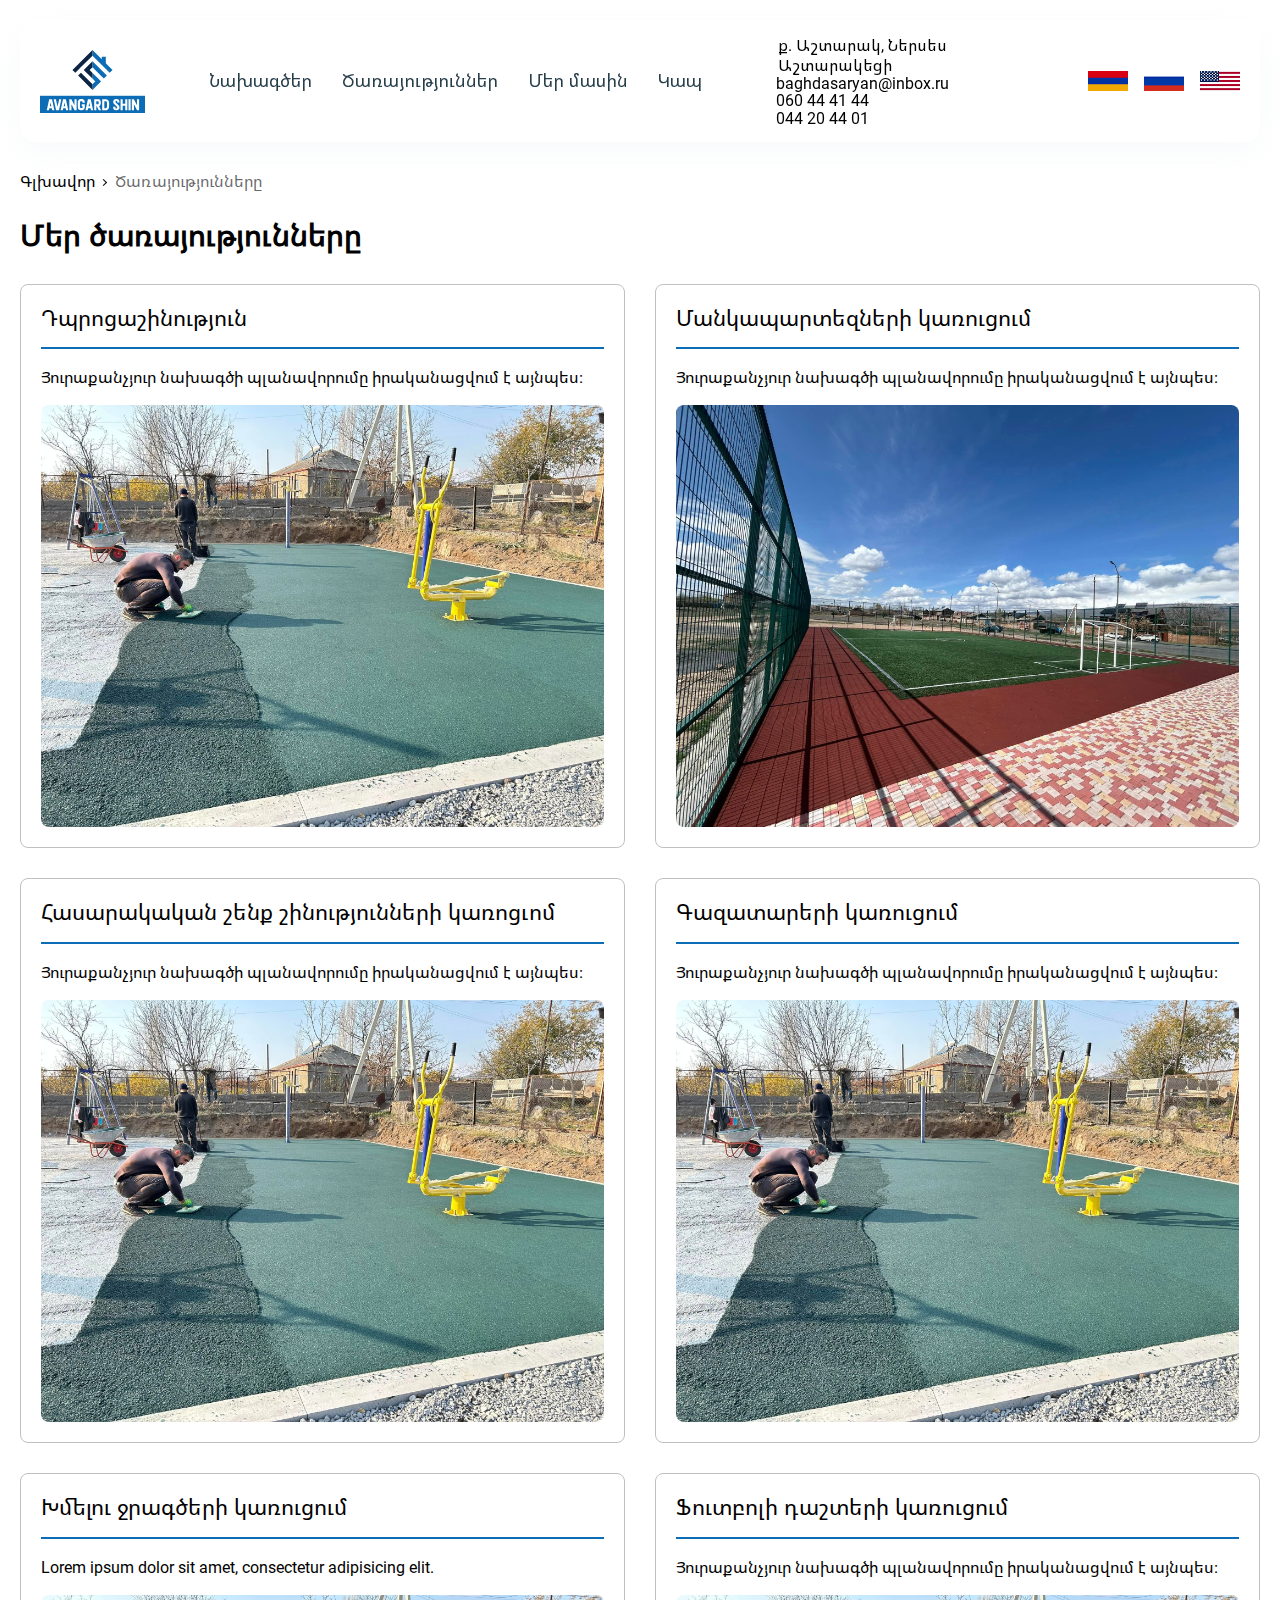
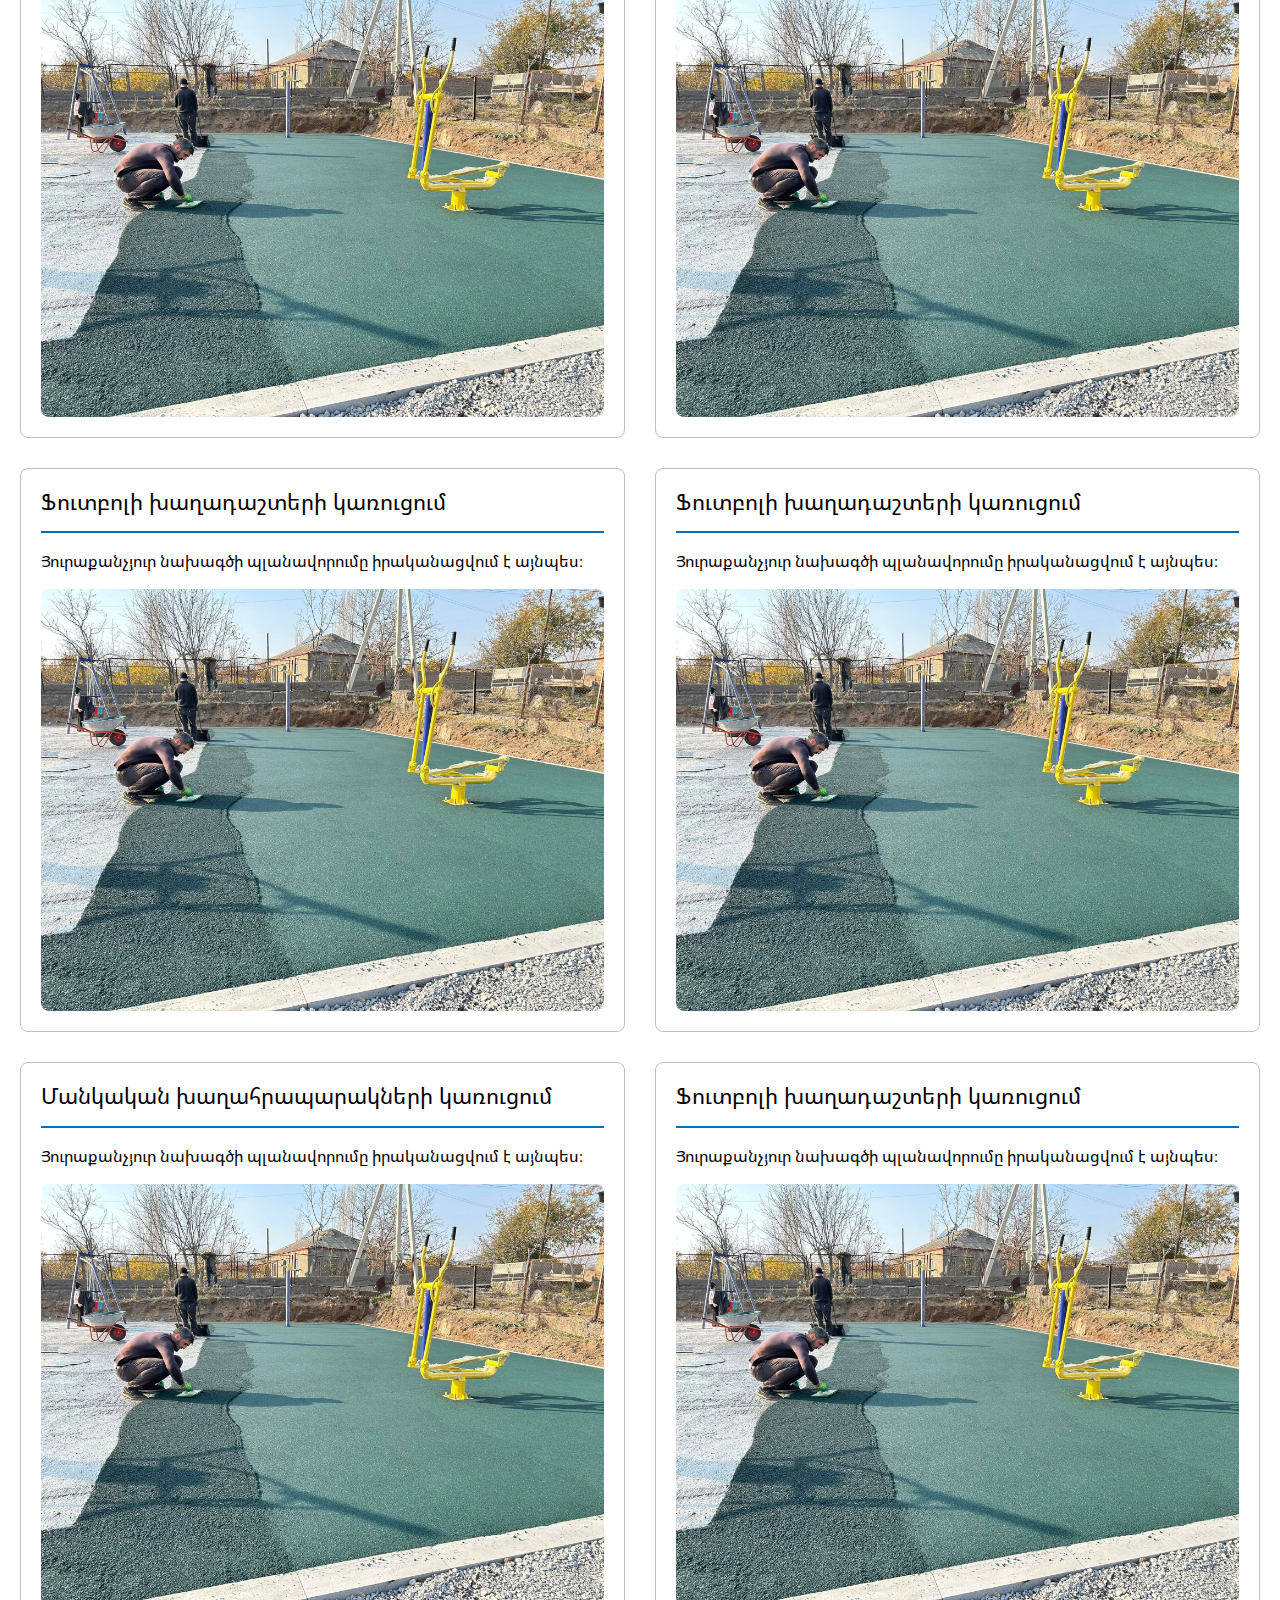
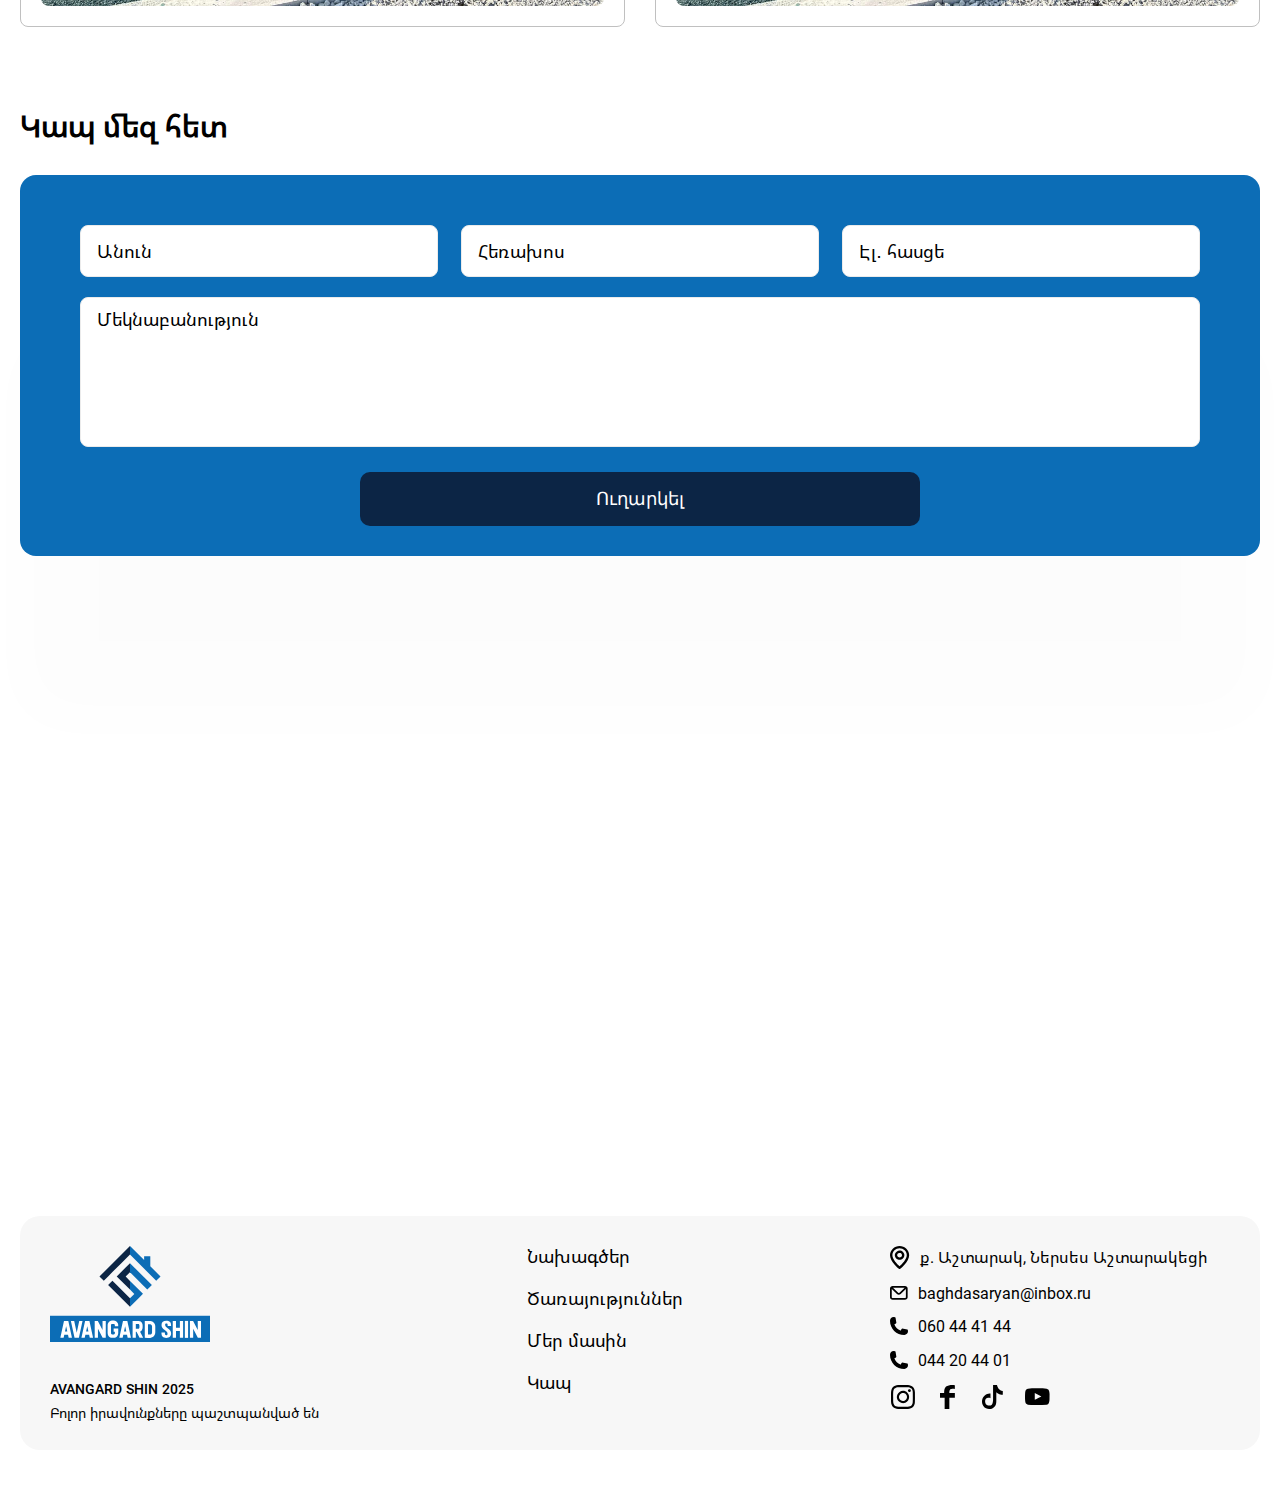
<file: services.html>
<!DOCTYPE html>
<html lang="ru">
<head>
    <meta charset="UTF-8">
    <meta name="viewport"
          content="width=device-width, user-scalable=no, initial-scale=1.0, maximum-scale=1.0, minimum-scale=1.0">
    <meta http-equiv="X-UA-Compatible" content="ie=edge">
    <link rel="stylesheet" href="style.css">
    <link rel="icon" type="image/png"  href="./assets/img/favicon.svg">
    <title>AVANGARD SHIN</title>

</head>
<body>

<header>
    <div class="container">
        <div class="header-main G-align-center G-justify-between">
            <a href="#" class="logo G-flex">
                <img src="./assets/img/logo.svg" alt="logo">
            </a>
            <div class="menu-content">
                <div class="menu-mobile G-align-center">
                    <div class="menu-name-mob">
                        <a href="#" class="logo G-flex">
                            <img src="./assets/img/logo.svg" alt="logo">
                        </a>
                    </div>
                    <div class="nav-menu">
                        <ul class="menu-scroll G-align-center">
                            <li><a href="#">Նախագծեր</a></li>
                            <li><a href="#">Ծառայություններ</a></li>
                            <li><a href="#">Մեր մասին</a></li>
                            <li><a href="#">Կապ</a></li>
                        </ul>
                    </div>
                    <div class="header-contact">
                        <div class="mbi-street G-align-center">
                            <i class="icon-location"></i>
                            <span> ք. Աշտարակ, Ներսես Աշտարակեցի</span>
                        </div>
                        <a href="mailto:baghdasaryan@inbox.ru" class="footer-contact">
                            <i class="icon-mail"></i>
                            <span>baghdasaryan@inbox.ru</span>
                        </a>
                        <a href="tel:060 44 41 44" class="footer-contact">
                            <i class="icon-phone"></i>
                            <span>060 44 41 44</span>
                        </a>
                        <a href="tel:044 20 44 01" class="footer-contact">
                            <i class="icon-phone"></i>
                            <span>044 20 44 01</span>
                        </a>
                    </div>
                </div>
            </div>
            <div class="languages">
                <ul>
                    <li><img src="./assets/img/am.png" alt="am"></li>
                    <li><img src="./assets/img/ru.png" alt="ru"></li>
                    <li><img src="./assets/img/usa.png" alt="usa"></li>
                </ul>
            </div>
            <div class="open-menu">
                <span></span>
                <span></span>
                <span></span>
            </div>
        </div>
    </div>
</header>


<section class="services-page">
    <div class="container">
        <div class="bread-caps">
            <ul>
                <li><a href="#">Գլխավոր </a></li>
                <li>Ծառայությունները</li>
            </ul>
        </div>
        <h2>Մեր ծառայությունները </h2>

        <div class="services-wrap G-flex-wrap">
            <div class="services-box">
                <h3>Դպրոցաշինություն</h3>
                <p>Յուրաքանչյուր նախագծի պլանավորումը իրականացվում է այնպես։</p>

                <img src="./assets/img/galery.jpg" alt="galery">
            </div>
            <div class="services-box">
                <h3>Մանկապարտեզների կառուցում</h3>
                <p>Յուրաքանչյուր նախագծի պլանավորումը իրականացվում է այնպես։</p>

                <img src="./assets/img/gallery-2.jpg" alt="">
            </div>
            <div class="services-box">
                <h3>Հասարակական շենք շինությունների կառոցւոմ</h3>
                <p>Յուրաքանչյուր նախագծի պլանավորումը իրականացվում է այնպես։</p>

                <img src="./assets/img/galery.jpg" alt="">
            </div>
            <div class="services-box">
                <h3>Գազատարերի կառուցում</h3>
                <p>Յուրաքանչյուր նախագծի պլանավորումը իրականացվում է այնպես։</p>

                <img src="./assets/img/galery.jpg" alt="">
            </div>
            <div class="services-box">
                <h3>Խմելու ջրագծերի կառուցում</h3>
                <p>Lorem ipsum dolor sit amet, consectetur adipisicing elit.</p>
                <img src="./assets/img/galery.jpg" alt="">
            </div>
            <div class="services-box">
                <h3>Ֆուտբոլի դաշտերի կառուցում</h3>
                <p>Յուրաքանչյուր նախագծի պլանավորումը իրականացվում է այնպես։</p>
                <img src="./assets/img/galery.jpg" alt="">
            </div>
            <div class="services-box">
                <h3>Ֆուտբոլի խաղադաշտերի կառուցում</h3>
                <p>Յուրաքանչյուր նախագծի պլանավորումը իրականացվում է այնպես։</p>
                <img src="./assets/img/galery.jpg" alt="">
            </div>
            <div class="services-box">
                <h3>Ֆուտբոլի խաղադաշտերի կառուցում</h3>
                <p>Յուրաքանչյուր նախագծի պլանավորումը իրականացվում է այնպես։</p>
                <img src="./assets/img/galery.jpg" alt="">
            </div>
            <div class="services-box">
                <h3>Մանկական խաղահրապարակների կառուցում</h3>
                <p>Յուրաքանչյուր նախագծի պլանավորումը իրականացվում է այնպես։</p>
                <img src="./assets/img/galery.jpg" alt="">
            </div>
            <div class="services-box">
                <h3>Ֆուտբոլի խաղադաշտերի կառուցում</h3>
                <p>Յուրաքանչյուր նախագծի պլանավորումը իրականացվում է այնպես։</p>
                <img src="./assets/img/galery.jpg" alt="">
            </div>
        </div>
    </div>
</section>


<section id="contact" class="contact-sec">
    <div class="container">
        <h2>Կապ մեզ հետ</h2>
        <div class="contact-form">
            <form action="">
                <div class="contact-wrap G-flex-wrap G-justify-between">
                    <div class="form-input">
                        <label>
                            <input type="text" placeholder="Անուն">
                        </label>
                    </div>
                    <div class="form-input">
                        <label>
                            <input type="text" placeholder="Հեռախոս">
                        </label>
                    </div>
                    <div class="form-input">
                        <label>
                            <input type="text" placeholder="Էլ․ հասցե">
                        </label>
                    </div>
                    <div class="form-textarea">
                        <label>
                            <textarea placeholder="Մեկնաբանություն"></textarea>
                        </label>
                    </div>
                    <button class="btn">Ուղարկել</button>
                </div>
            </form>
        </div>
    </div>
</section>

<section class="contact-main ">
    <div class="container">
        <div class="contact-map">
            <script src="https://api-maps.yandex.ru/2.1/?apikey=ваш API-ключ&lang=ru_RU" type="text/javascript">
            </script>
            <div id="map"></div>
        </div>
    </div>
</section>


<footer>
    <div class="container">
        <div class="footer-main G-align-start G-justify-between ">
            <div class="logo-footer">
                <a href="#" class="G-flex">
                    <img src="./assets/img/logo.svg" alt="Mbi">
                </a>

                <div class="footer-policy G-align-center">
                    <span>AVANGARD SHIN 2025 </span>
                    <span>Բոլոր իրավունքները պաշտպանված են</span>
                </div>
            </div>
            <div class="footer-menu">
                <ul>
                    <li><a href="#">Նախագծեր</a></li>
                    <li><a href="#">Ծառայություններ</a></li>
                    <li><a href="#">Մեր մասին</a></li>
                    <li><a href="#">Կապ</a></li>
                </ul>
            </div>
            <div class="footer-soc">
                <div class="mbi-street G-align-center">
                    <i class="icon-location"></i>
                    <span> ք. Աշտարակ, Ներսես Աշտարակեցի</span>
                </div>
                <a href="mailto:baghdasaryan@inbox.ru" class="footer-contact">
                    <i class="icon-mail"></i>
                    <span>baghdasaryan@inbox.ru</span>
                </a>
                <a href="tel:060 44 41 44" class="footer-contact">
                    <i class="icon-phone"></i>
                    <span>060 44 41 44</span>
                </a>
                <a href="tel:044 20 44 01" class="footer-contact">
                    <i class="icon-phone"></i>
                    <span>044 20 44 01</span>
                </a>
                <div class="social-icons G-align-center">
                    <a href="#" target="_blank"><img src="./assets/img/icons/instagram.svg" alt="instagram"></a>
                    <a href="#" target="_blank"><img src="./assets/img/icons/facebook.svg" alt="facebook"></a>
                    <a href="#" target="_blank"><img src="./assets/img/icons/tiktok.svg" alt="tiktok"></a>
                    <a href="#" target="_blank"><img src="./assets/img/icons/youtube.svg" alt="youtube"></a>
                </div>
            </div>
            <div class="policy-mobile">
                <span>AVANGARD SHIN 2025 </span>
                <span>Բոլոր իրավունքները պաշտպանված են</span>
            </div>
        </div>
    </div>
</footer>



<script src="assets/js/jquery-3.6.4.js"></script>
<script src="assets/js/swiper-bundle.min.js"></script>
<script src="assets/js/jquery.fancybox.js"></script>
<script src="assets/js/map.js"></script>
<script src="assets/js/script.js"></script>

</body>
</html>
</file>
<file: style.css>
@import "assets/font/font.css";
@import "assets/css/normalize.css";
@import "assets/css/swiper-bundle.min.css";
@import "assets/css/jquery.fancybox.css";
@import "assets/css/flex.css";
@import "assets/css/home.css";
@import "assets/css/header.css";
@import "assets/css/contact.css";
@import "assets/css/services.css";
</file>
